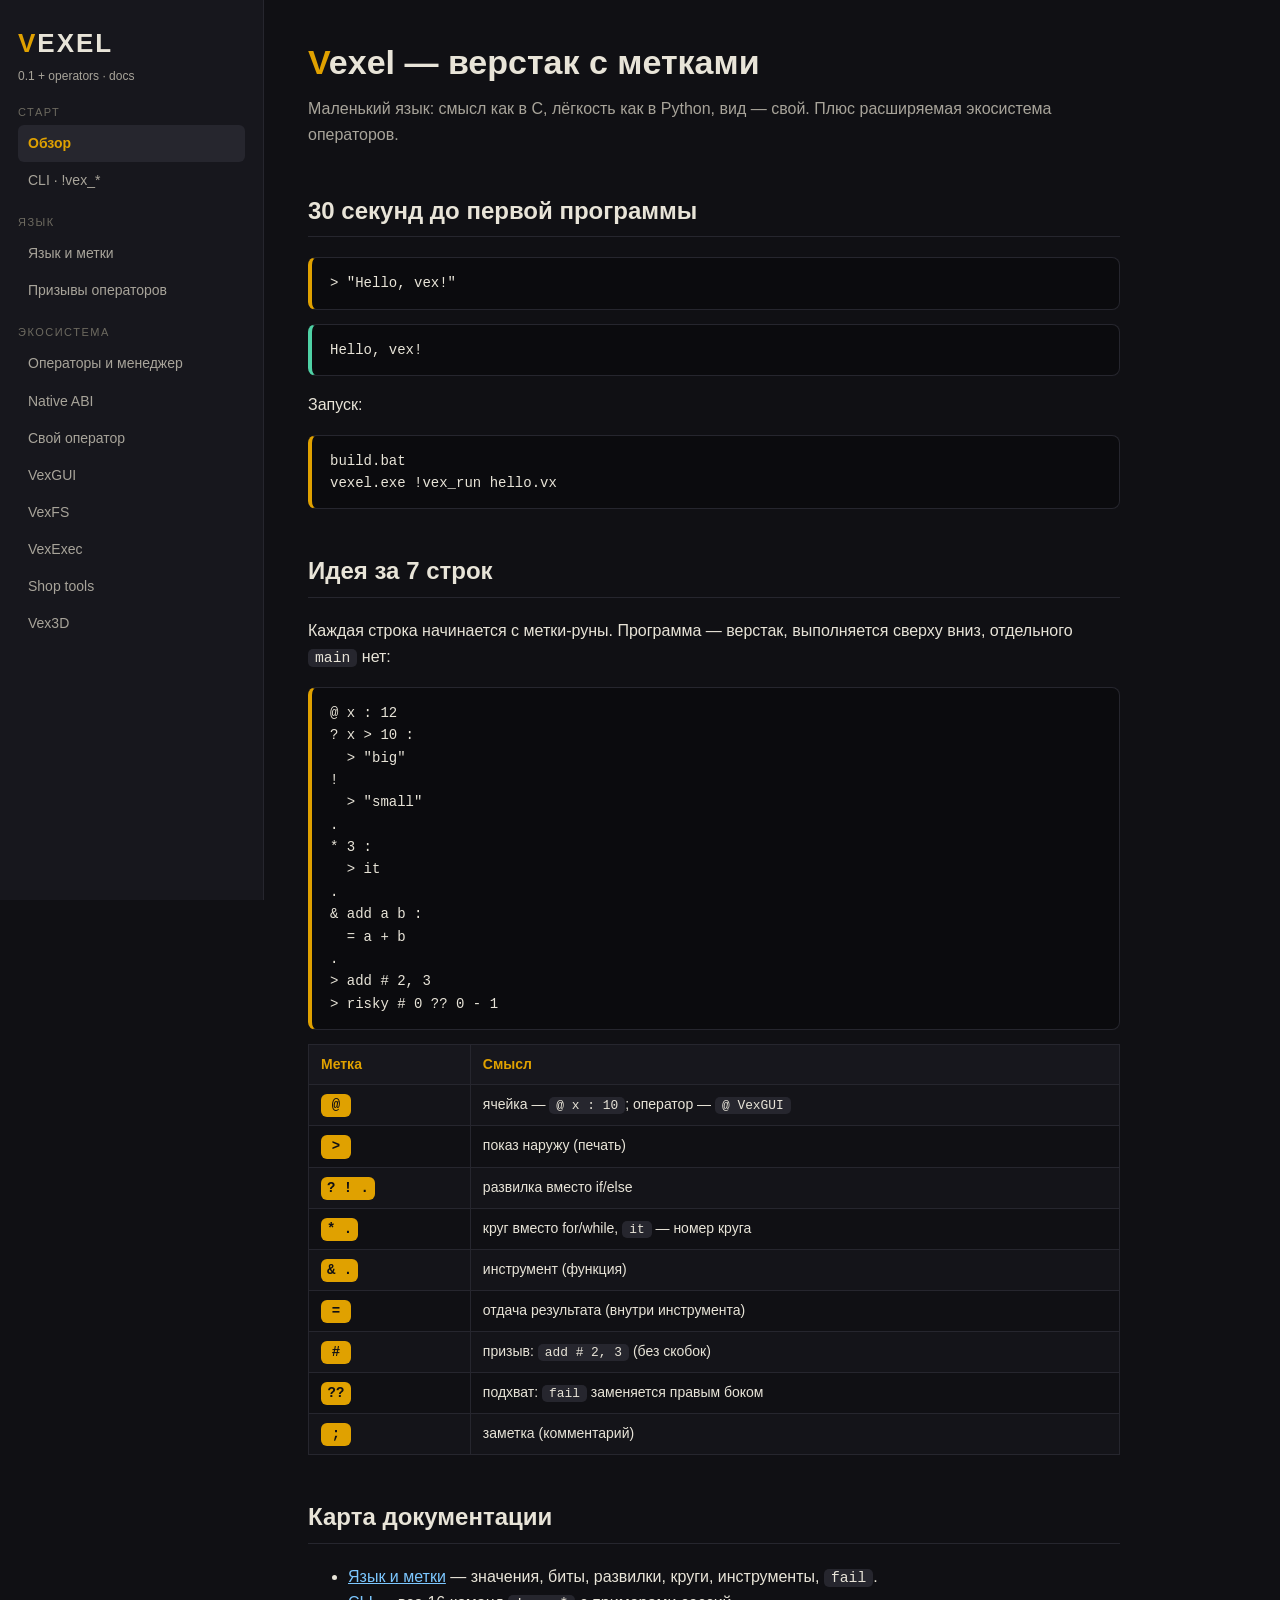
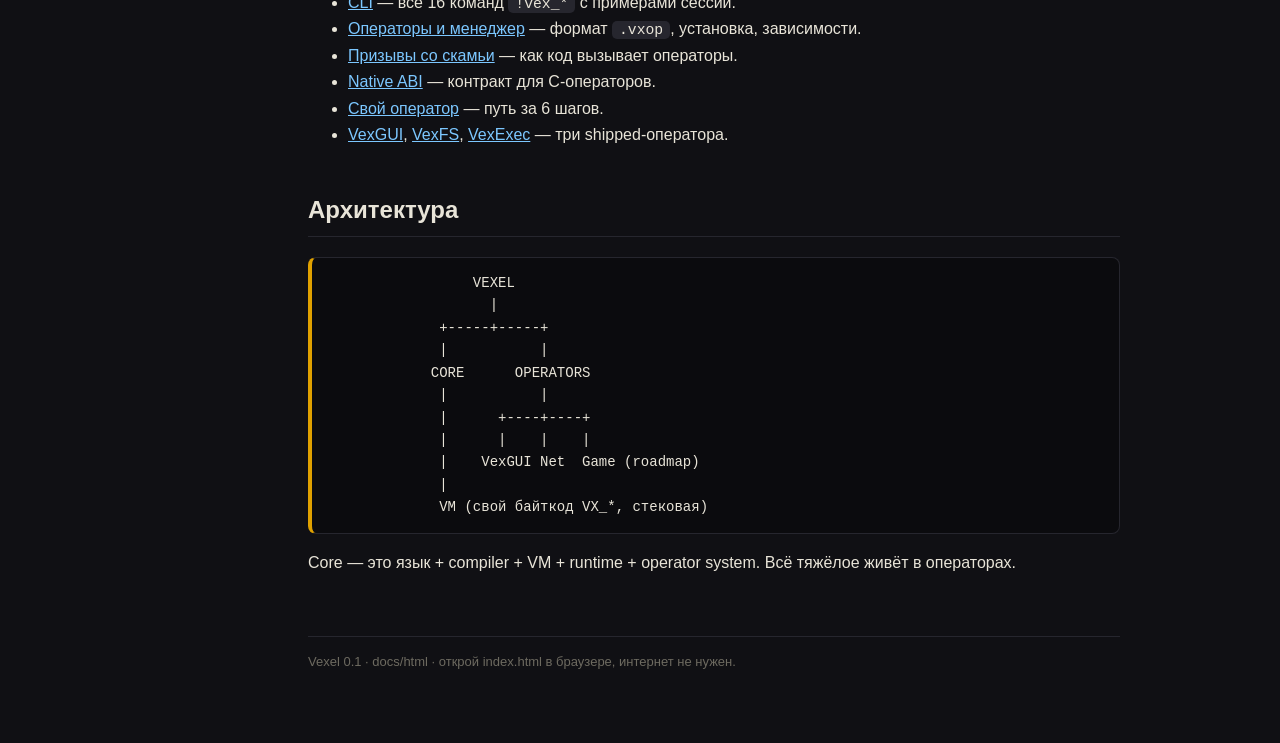
<file: docs/html/index.html>
<!DOCTYPE html>
<html lang="ru">
<head>
<meta charset="utf-8">
<meta name="viewport" content="width=device-width, initial-scale=1">
<title>Vexel — документация</title>
<link rel="stylesheet" href="style.css">
</head>
<body>
<div class="layout">
<nav>
  <div class="logo"><span>V</span>EXEL</div>
  <div class="ver">0.1 + operators · docs</div>
  <div class="grp">Старт</div>
  <a class="here" href="index.html">Обзор</a>
  <a href="cli.html">CLI · !vex_*</a>
  <div class="grp">Язык</div>
  <a href="language.html">Язык и метки</a>
  <a href="operator_api.html">Призывы операторов</a>
  <div class="grp">Экосистема</div>
  <a href="operators.html">Операторы и менеджер</a>
  <a href="abi.html">Native ABI</a>
  <a href="creating-operator.html">Свой оператор</a>
  <a href="vexgui.html">VexGUI</a>
  <a href="vexfs.html">VexFS</a>
  <a href="vexec.html">VexExec</a>
  <a href="tools.html">Shop tools</a>
  <a href="vex3d.html">Vex3D</a>
</nav>
<main>
<h1><span class="m">V</span>exel — верстак с метками</h1>
<p class="sub">Маленький язык: смысл как в C, лёгкость как в Python, вид — свой. Плюс расширяемая экосистема операторов.</p>

<h2>30 секунд до первой программы</h2>
<pre class="vx">> "Hello, vex!"</pre>
<pre class="out"><code>Hello, vex!</code></pre>
<p>Запуск:</p>
<pre><code>build.bat
vexel.exe !vex_run hello.vx</code></pre>

<h2>Идея за 7 строк</h2>
<p>Каждая строка начинается с метки-руны. Программа — верстак, выполняется сверху вниз, отдельного <code>main</code> нет:</p>
<pre class="vx">@ x : 12
? x > 10 :
  > "big"
!
  > "small"
.
* 3 :
  > it
.
& add a b :
  = a + b
.
> add # 2, 3
> risky # 0 ?? 0 - 1</pre>

<table>
<tr><th>Метка</th><th>Смысл</th></tr>
<tr><td><span class="rune">@</span></td><td>ячейка — <code>@ x : 10</code>; оператор — <code>@ VexGUI</code></td></tr>
<tr><td><span class="rune">></span></td><td>показ наружу (печать)</td></tr>
<tr><td><span class="rune">? ! .</span></td><td>развилка вместо if/else</td></tr>
<tr><td><span class="rune">* .</span></td><td>круг вместо for/while, <code>it</code> — номер круга</td></tr>
<tr><td><span class="rune">& .</span></td><td>инструмент (функция)</td></tr>
<tr><td><span class="rune">=</span></td><td>отдача результата (внутри инструмента)</td></tr>
<tr><td><span class="rune">#</span></td><td>призыв: <code>add # 2, 3</code> (без скобок)</td></tr>
<tr><td><span class="rune">??</span></td><td>подхват: <code>fail</code> заменяется правым боком</td></tr>
<tr><td><span class="rune">;</span></td><td>заметка (комментарий)</td></tr>
</table>

<h2>Карта документации</h2>
<ul>
<li><a href="language.html">Язык и метки</a> — значения, биты, развилки, круги, инструменты, <code>fail</code>.</li>
<li><a href="cli.html">CLI</a> — все 16 команд <code>!vex_*</code> с примерами сессий.</li>
<li><a href="operators.html">Операторы и менеджер</a> — формат <code>.vxop</code>, установка, зависимости.</li>
<li><a href="operator_api.html">Призывы со скамьи</a> — как код вызывает операторы.</li>
<li><a href="abi.html">Native ABI</a> — контракт для C-операторов.</li>
<li><a href="creating-operator.html">Свой оператор</a> — путь за 6 шагов.</li>
<li><a href="vexgui.html">VexGUI</a>, <a href="vexfs.html">VexFS</a>, <a href="vexec.html">VexExec</a> — три shipped-оператора.</li>
</ul>

<h2>Архитектура</h2>
<pre><code>                 VEXEL
                   |
             +-----+-----+
             |           |
            CORE      OPERATORS
             |           |
             |      +----+----+
             |      |    |    |
             |    VexGUI Net  Game (roadmap)
             |
             VM (свой байткод VX_*, стековая)</code></pre>
<p>Core — это язык + compiler + VM + runtime + operator system. Всё тяжёлое живёт в операторах.</p>

<footer>Vexel 0.1 · docs/html · открой index.html в браузере, интернет не нужен.</footer>
</main>
</div>
</body>
</html>
</file>
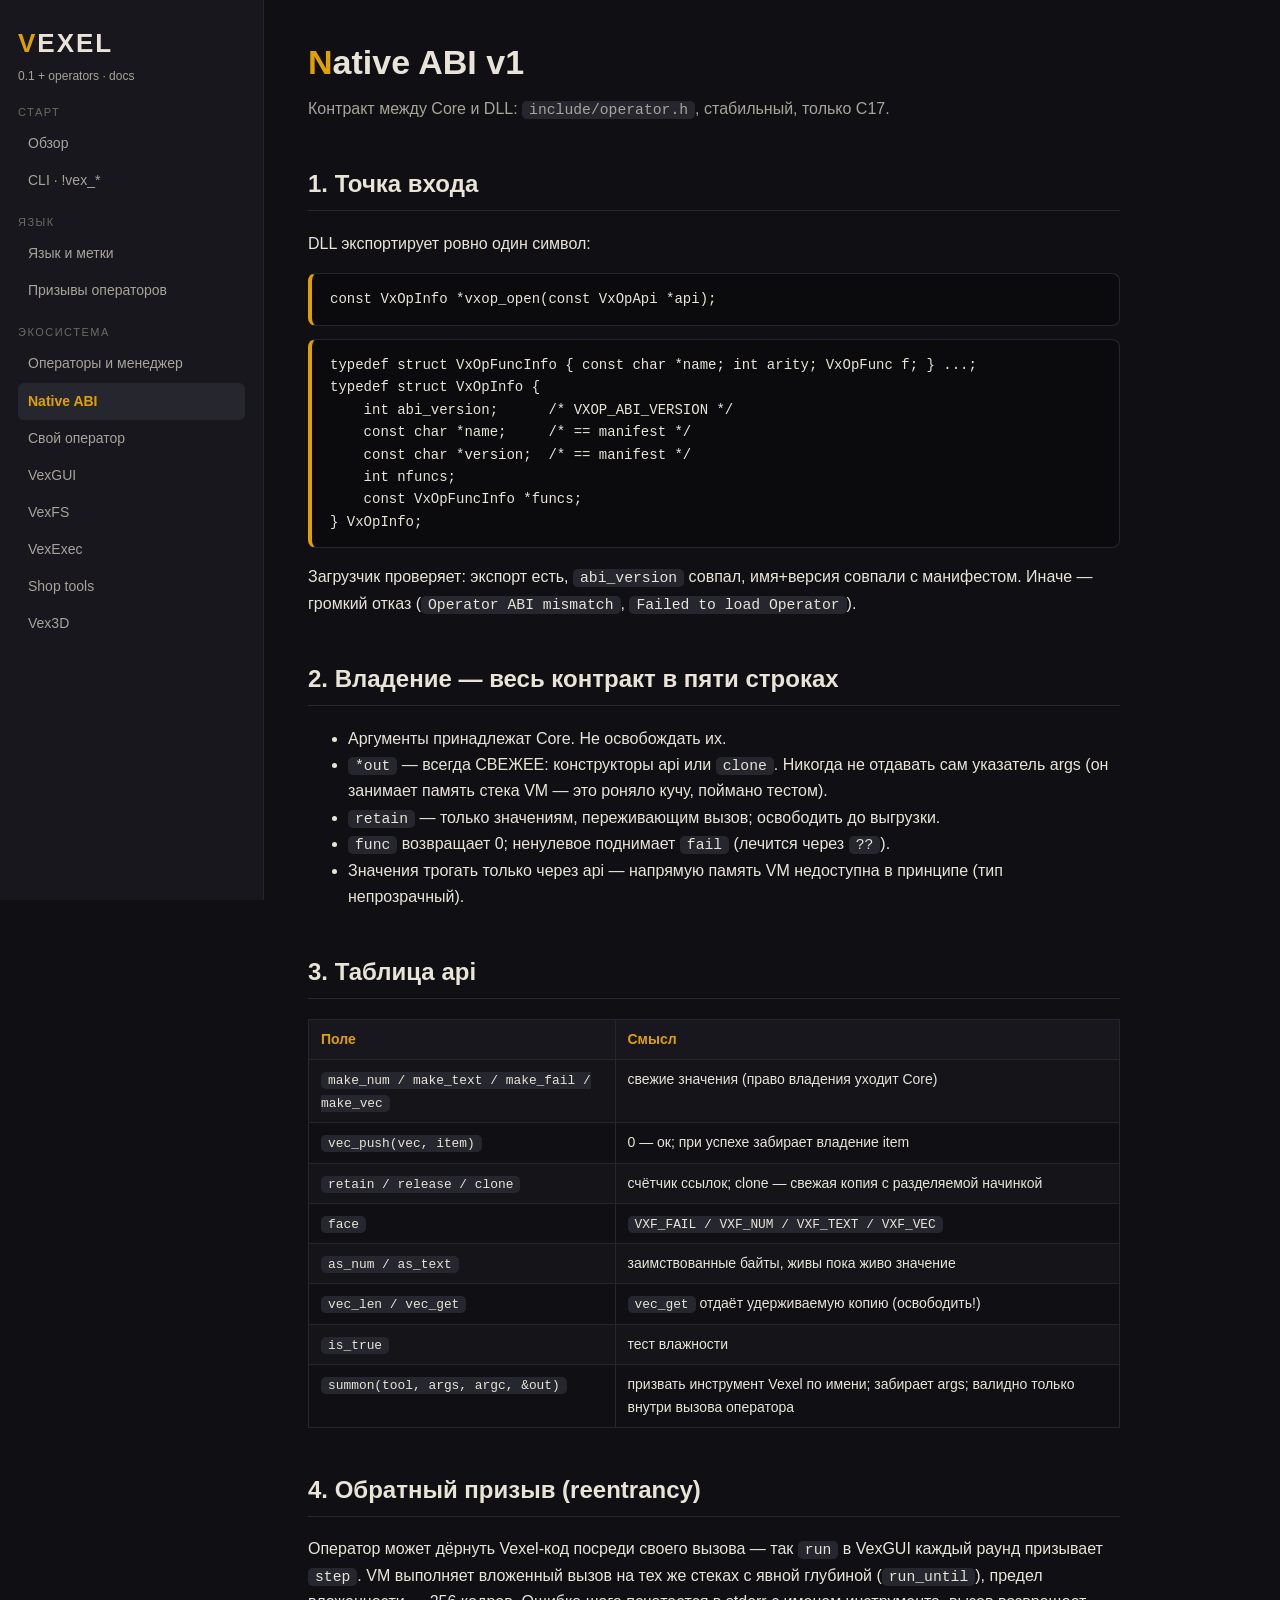
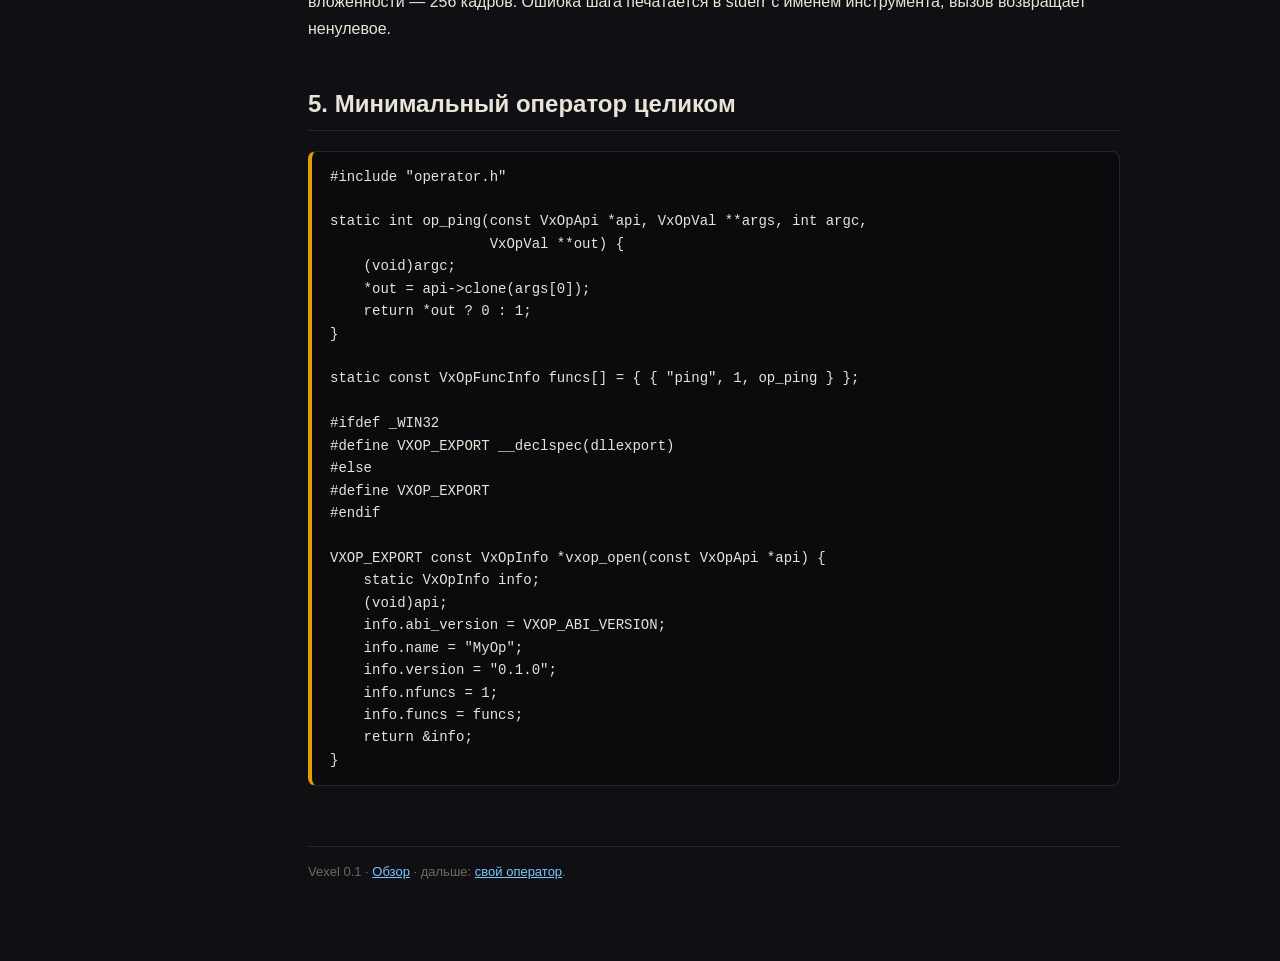
<file: docs/html/abi.html>
<!DOCTYPE html>
<html lang="ru">
<head>
<meta charset="utf-8">
<meta name="viewport" content="width=device-width, initial-scale=1">
<title>Vexel — Native ABI</title>
<link rel="stylesheet" href="style.css">
</head>
<body>
<div class="layout">
<nav>
  <div class="logo"><span>V</span>EXEL</div>
  <div class="ver">0.1 + operators · docs</div>
  <div class="grp">Старт</div>
  <a href="index.html">Обзор</a>
  <a href="cli.html">CLI · !vex_*</a>
  <div class="grp">Язык</div>
  <a href="language.html">Язык и метки</a>
  <a href="operator_api.html">Призывы операторов</a>
  <div class="grp">Экосистема</div>
  <a href="operators.html">Операторы и менеджер</a>
  <a class="here" href="abi.html">Native ABI</a>
  <a href="creating-operator.html">Свой оператор</a>
  <a href="vexgui.html">VexGUI</a>
  <a href="vexfs.html">VexFS</a>
  <a href="vexec.html">VexExec</a>
  <a href="tools.html">Shop tools</a>
  <a href="vex3d.html">Vex3D</a>
</nav>
<main>
<h1><span class="m">N</span>ative ABI v1</h1>
<p class="sub">Контракт между Core и DLL: <code>include/operator.h</code>, стабильный, только C17.</p>

<h2>1. Точка входа</h2>
<p>DLL экспортирует ровно один символ:</p>
<pre><code>const VxOpInfo *vxop_open(const VxOpApi *api);</code></pre>
<pre><code>typedef struct VxOpFuncInfo { const char *name; int arity; VxOpFunc f; } ...;
typedef struct VxOpInfo {
    int abi_version;      /* VXOP_ABI_VERSION */
    const char *name;     /* == manifest */
    const char *version;  /* == manifest */
    int nfuncs;
    const VxOpFuncInfo *funcs;
} VxOpInfo;</code></pre>
<p>Загрузчик проверяет: экспорт есть, <code>abi_version</code> совпал, имя+версия совпали с манифестом. Иначе — громкий отказ (<code>Operator ABI mismatch</code>, <code>Failed to load Operator</code>).</p>

<h2>2. Владение — весь контракт в пяти строках</h2>
<ul>
<li>Аргументы принадлежат Core. Не освобождать их.</li>
<li><code>*out</code> — всегда СВЕЖЕЕ: конструкторы api или <code>clone</code>. Никогда не отдавать сам указатель args (он занимает память стека VM — это роняло кучу, поймано тестом).</li>
<li><code>retain</code> — только значениям, переживающим вызов; освободить до выгрузки.</li>
<li><code>func</code> возвращает 0; ненулевое поднимает <code>fail</code> (лечится через <code>??</code>).</li>
<li>Значения трогать только через api — напрямую память VM недоступна в принципе (тип непрозрачный).</li>
</ul>

<h2>3. Таблица api</h2>
<table>
<tr><th>Поле</th><th>Смысл</th></tr>
<tr><td><code>make_num / make_text / make_fail / make_vec</code></td><td>свежие значения (право владения уходит Core)</td></tr>
<tr><td><code>vec_push(vec, item)</code></td><td>0 — ок; при успехе забирает владение item</td></tr>
<tr><td><code>retain / release / clone</code></td><td>счётчик ссылок; clone — свежая копия с разделяемой начинкой</td></tr>
<tr><td><code>face</code></td><td><code>VXF_FAIL / VXF_NUM / VXF_TEXT / VXF_VEC</code></td></tr>
<tr><td><code>as_num / as_text</code></td><td>заимствованные байты, живы пока живо значение</td></tr>
<tr><td><code>vec_len / vec_get</code></td><td><code>vec_get</code> отдаёт удерживаемую копию (освободить!)</td></tr>
<tr><td><code>is_true</code></td><td>тест влажности</td></tr>
<tr><td><code>summon(tool, args, argc, &amp;out)</code></td><td>призвать инструмент Vexel по имени; забирает args; валидно только внутри вызова оператора</td></tr>
</table>

<h2>4. Обратный призыв (reentrancy)</h2>
<p>Оператор может дёрнуть Vexel-код посреди своего вызова — так <code>run</code> в VexGUI каждый раунд призывает <code>step</code>. VM выполняет вложенный вызов на тех же стеках с явной глубиной (<code>run_until</code>), предел вложенности — 256 кадров. Ошибка шага печатается в stderr с именем инструмента, вызов возвращает ненулевое.</p>

<h2>5. Минимальный оператор целиком</h2>
<pre><code>#include "operator.h"

static int op_ping(const VxOpApi *api, VxOpVal **args, int argc,
                   VxOpVal **out) {
    (void)argc;
    *out = api->clone(args[0]);
    return *out ? 0 : 1;
}

static const VxOpFuncInfo funcs[] = { { "ping", 1, op_ping } };

#ifdef _WIN32
#define VXOP_EXPORT __declspec(dllexport)
#else
#define VXOP_EXPORT
#endif

VXOP_EXPORT const VxOpInfo *vxop_open(const VxOpApi *api) {
    static VxOpInfo info;
    (void)api;
    info.abi_version = VXOP_ABI_VERSION;
    info.name = "MyOp";
    info.version = "0.1.0";
    info.nfuncs = 1;
    info.funcs = funcs;
    return &amp;info;
}</code></pre>

<footer>Vexel 0.1 · <a href="index.html">Обзор</a> · дальше: <a href="creating-operator.html">свой оператор</a>.</footer>
</main>
</div>
</body>
</html>
</file>
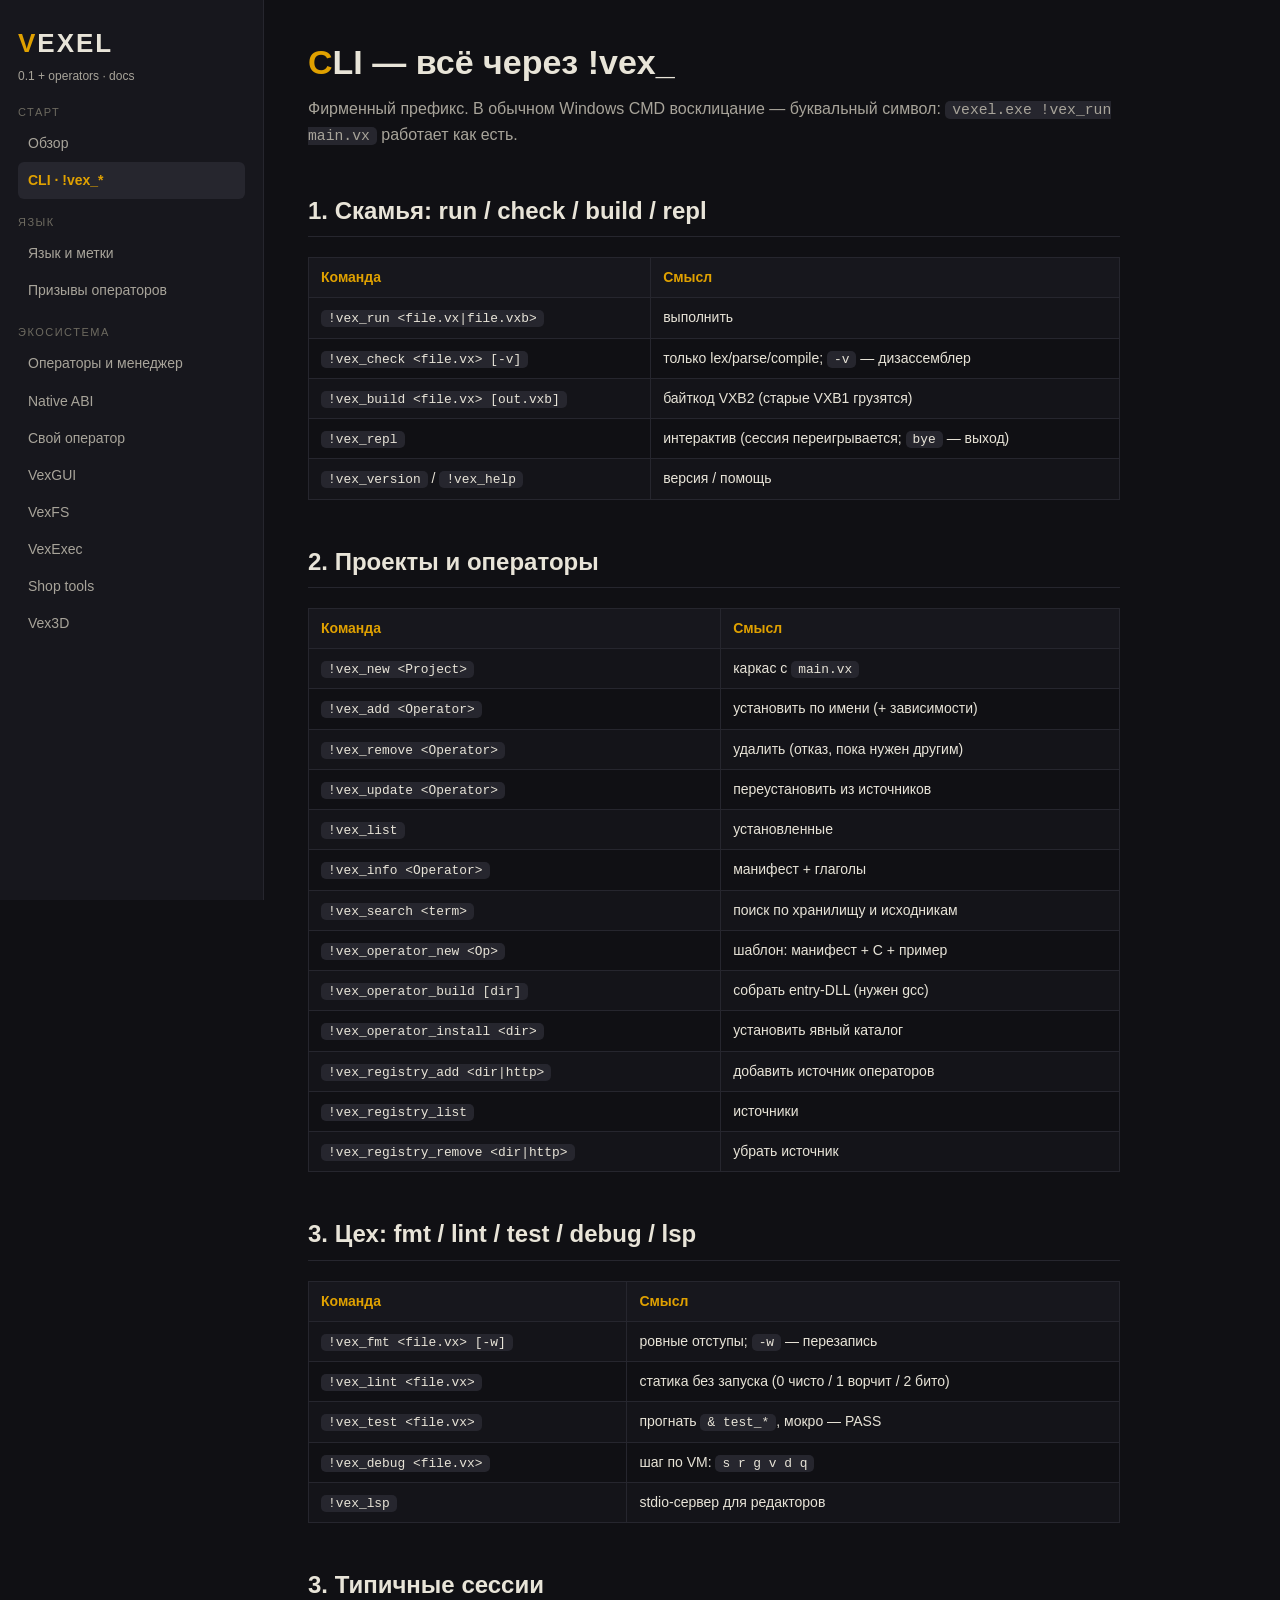
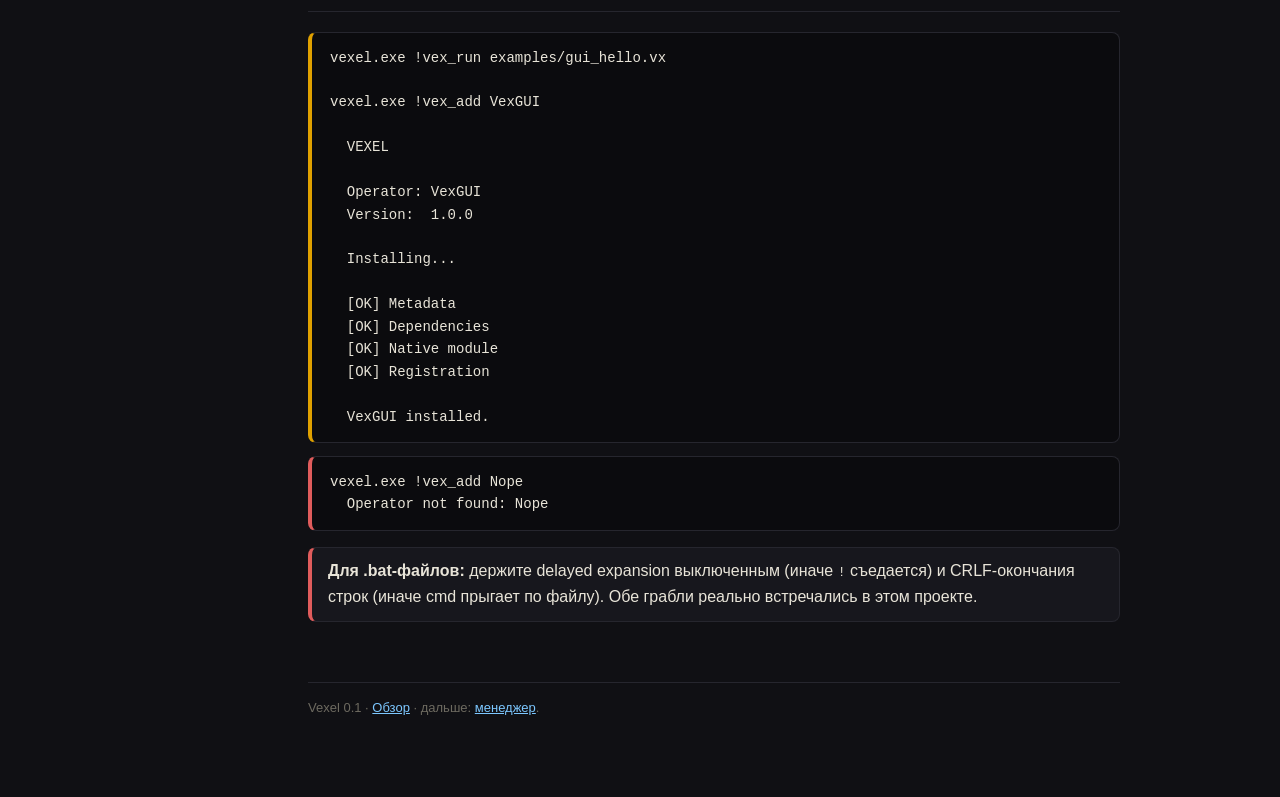
<file: docs/html/cli.html>
<!DOCTYPE html>
<html lang="ru">
<head>
<meta charset="utf-8">
<meta name="viewport" content="width=device-width, initial-scale=1">
<title>Vexel — CLI !vex_*</title>
<link rel="stylesheet" href="style.css">
</head>
<body>
<div class="layout">
<nav>
  <div class="logo"><span>V</span>EXEL</div>
  <div class="ver">0.1 + operators · docs</div>
  <div class="grp">Старт</div>
  <a href="index.html">Обзор</a>
  <a class="here" href="cli.html">CLI · !vex_*</a>
  <div class="grp">Язык</div>
  <a href="language.html">Язык и метки</a>
  <a href="operator_api.html">Призывы операторов</a>
  <div class="grp">Экосистема</div>
  <a href="operators.html">Операторы и менеджер</a>
  <a href="abi.html">Native ABI</a>
  <a href="creating-operator.html">Свой оператор</a>
  <a href="vexgui.html">VexGUI</a>
  <a href="vexfs.html">VexFS</a>
  <a href="vexec.html">VexExec</a>
  <a href="tools.html">Shop tools</a>
  <a href="vex3d.html">Vex3D</a>
</nav>
<main>
<h1><span class="m">C</span>LI — всё через !vex_</h1>
<p class="sub">Фирменный префикс. В обычном Windows CMD восклицание — буквальный символ: <code>vexel.exe !vex_run main.vx</code> работает как есть.</p>

<h2>1. Скамья: run / check / build / repl</h2>
<table>
<tr><th>Команда</th><th>Смысл</th></tr>
<tr><td><code>!vex_run &lt;file.vx|file.vxb&gt;</code></td><td>выполнить</td></tr>
<tr><td><code>!vex_check &lt;file.vx&gt; [-v]</code></td><td>только lex/parse/compile; <code>-v</code> — дизассемблер</td></tr>
<tr><td><code>!vex_build &lt;file.vx&gt; [out.vxb]</code></td><td>байткод VXB2 (старые VXB1 грузятся)</td></tr>
<tr><td><code>!vex_repl</code></td><td>интерактив (сессия переигрывается; <code>bye</code> — выход)</td></tr>
<tr><td><code>!vex_version</code> / <code>!vex_help</code></td><td>версия / помощь</td></tr>
</table>

<h2>2. Проекты и операторы</h2>
<table>
<tr><th>Команда</th><th>Смысл</th></tr>
<tr><td><code>!vex_new &lt;Project&gt;</code></td><td>каркас с <code>main.vx</code></td></tr>
<tr><td><code>!vex_add &lt;Operator&gt;</code></td><td>установить по имени (+ зависимости)</td></tr>
<tr><td><code>!vex_remove &lt;Operator&gt;</code></td><td>удалить (отказ, пока нужен другим)</td></tr>
<tr><td><code>!vex_update &lt;Operator&gt;</code></td><td>переустановить из источников</td></tr>
<tr><td><code>!vex_list</code></td><td>установленные</td></tr>
<tr><td><code>!vex_info &lt;Operator&gt;</code></td><td>манифест + глаголы</td></tr>
<tr><td><code>!vex_search &lt;term&gt;</code></td><td>поиск по хранилищу и исходникам</td></tr>
<tr><td><code>!vex_operator_new &lt;Op&gt;</code></td><td>шаблон: манифест + C + пример</td></tr>
<tr><td><code>!vex_operator_build [dir]</code></td><td>собрать entry-DLL (нужен gcc)</td></tr>
<tr><td><code>!vex_operator_install &lt;dir&gt;</code></td><td>установить явный каталог</td></tr>
<tr><td><code>!vex_registry_add &lt;dir|http&gt;</code></td><td>добавить источник операторов</td></tr>
<tr><td><code>!vex_registry_list</code></td><td>источники</td></tr>
<tr><td><code>!vex_registry_remove &lt;dir|http&gt;</code></td><td>убрать источник</td></tr>
</table>

<h2>3. Цех: fmt / lint / test / debug / lsp</h2>
<table>
<tr><th>Команда</th><th>Смысл</th></tr>
<tr><td><code>!vex_fmt &lt;file.vx&gt; [-w]</code></td><td>ровные отступы; <code>-w</code> — перезапись</td></tr>
<tr><td><code>!vex_lint &lt;file.vx&gt;</code></td><td>статика без запуска (0 чисто / 1 ворчит / 2 бито)</td></tr>
<tr><td><code>!vex_test &lt;file.vx&gt;</code></td><td>прогнать <code>&amp; test_*</code>, мокро — PASS</td></tr>
<tr><td><code>!vex_debug &lt;file.vx&gt;</code></td><td>шаг по VM: <code>s r g v d q</code></td></tr>
<tr><td><code>!vex_lsp</code></td><td>stdio-сервер для редакторов</td></tr>
</table>

<h2>3. Типичные сессии</h2>
<pre><code>vexel.exe !vex_run examples/gui_hello.vx

vexel.exe !vex_add VexGUI

  VEXEL

  Operator: VexGUI
  Version:  1.0.0

  Installing...

  [OK] Metadata
  [OK] Dependencies
  [OK] Native module
  [OK] Registration

  VexGUI installed.</code></pre>
<pre class="err"><code>vexel.exe !vex_add Nope
  Operator not found: Nope</code></pre>

<div class="warn"><b>Для .bat-файлов:</b> держите delayed expansion выключенным (иначе <code>!</code> съедается) и CRLF-окончания строк (иначе cmd прыгает по файлу). Обе грабли реально встречались в этом проекте.</div>

<footer>Vexel 0.1 · <a href="index.html">Обзор</a> · дальше: <a href="operators.html">менеджер</a>.</footer>
</main>
</div>
</body>
</html>
</file>
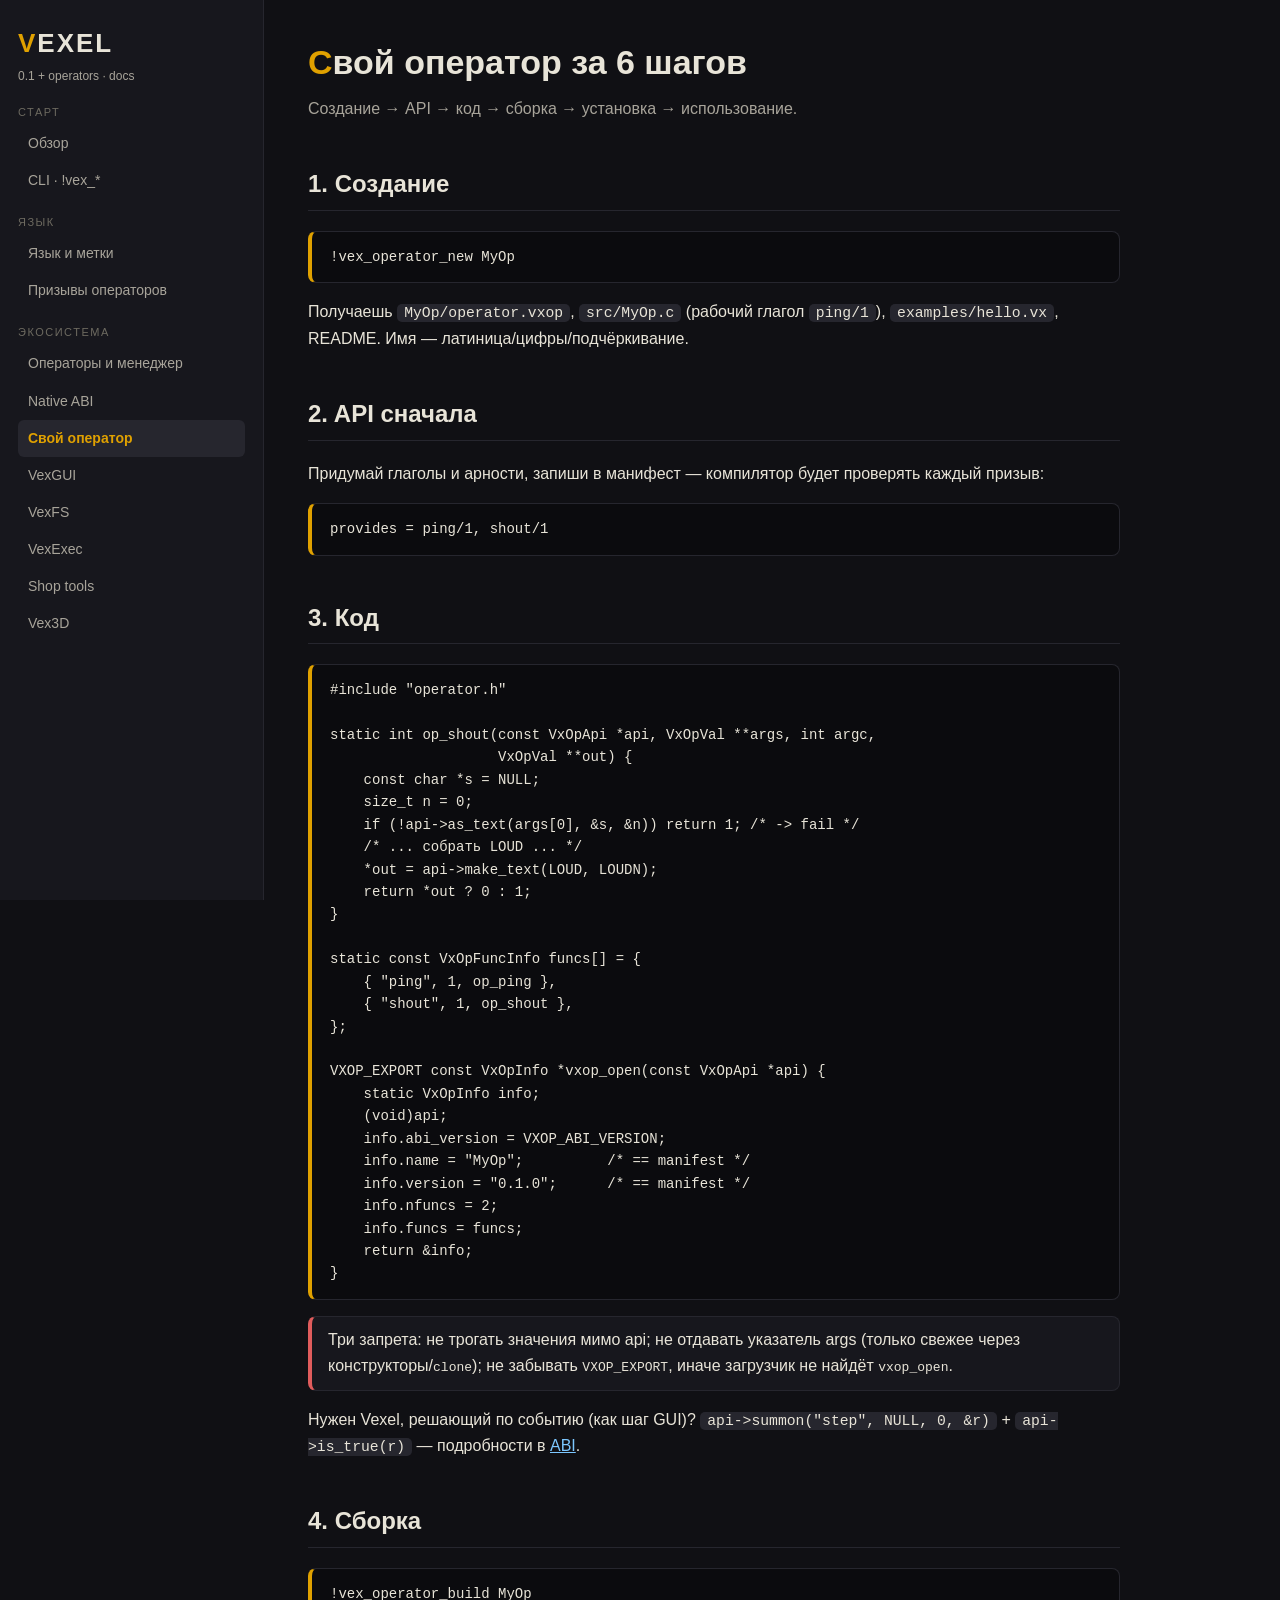
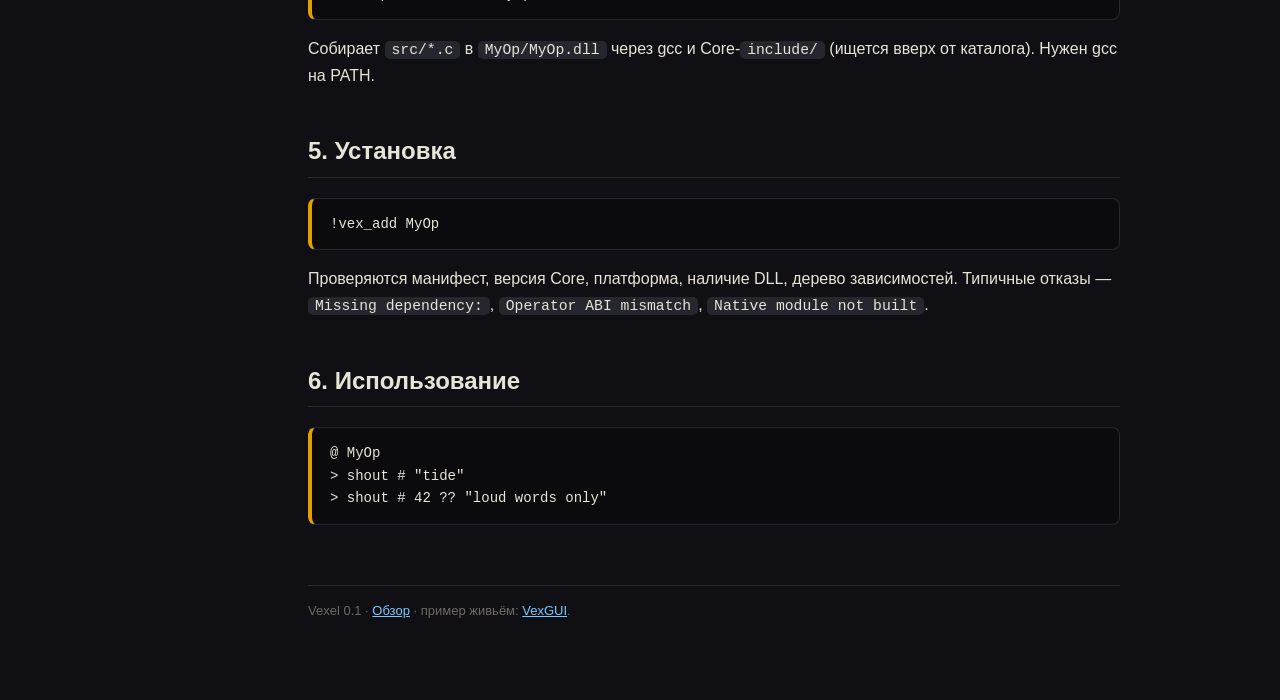
<file: docs/html/creating-operator.html>
<!DOCTYPE html>
<html lang="ru">
<head>
<meta charset="utf-8">
<meta name="viewport" content="width=device-width, initial-scale=1">
<title>Vexel — свой оператор</title>
<link rel="stylesheet" href="style.css">
</head>
<body>
<div class="layout">
<nav>
  <div class="logo"><span>V</span>EXEL</div>
  <div class="ver">0.1 + operators · docs</div>
  <div class="grp">Старт</div>
  <a href="index.html">Обзор</a>
  <a href="cli.html">CLI · !vex_*</a>
  <div class="grp">Язык</div>
  <a href="language.html">Язык и метки</a>
  <a href="operator_api.html">Призывы операторов</a>
  <div class="grp">Экосистема</div>
  <a href="operators.html">Операторы и менеджер</a>
  <a href="abi.html">Native ABI</a>
  <a class="here" href="creating-operator.html">Свой оператор</a>
  <a href="vexgui.html">VexGUI</a>
  <a href="vexfs.html">VexFS</a>
  <a href="vexec.html">VexExec</a>
  <a href="tools.html">Shop tools</a>
  <a href="vex3d.html">Vex3D</a>
</nav>
<main>
<h1><span class="m">С</span>вой оператор за 6 шагов</h1>
<p class="sub">Создание → API → код → сборка → установка → использование.</p>

<h2>1. Создание</h2>
<pre><code>!vex_operator_new MyOp</code></pre>
<p>Получаешь <code>MyOp/operator.vxop</code>, <code>src/MyOp.c</code> (рабочий глагол <code>ping/1</code>), <code>examples/hello.vx</code>, README. Имя — латиница/цифры/подчёркивание.</p>

<h2>2. API сначала</h2>
<p>Придумай глаголы и арности, запиши в манифест — компилятор будет проверять каждый призыв:</p>
<pre><code>provides = ping/1, shout/1</code></pre>

<h2>3. Код</h2>
<pre><code>#include "operator.h"

static int op_shout(const VxOpApi *api, VxOpVal **args, int argc,
                    VxOpVal **out) {
    const char *s = NULL;
    size_t n = 0;
    if (!api->as_text(args[0], &amp;s, &amp;n)) return 1; /* -&gt; fail */
    /* ... собрать LOUD ... */
    *out = api->make_text(LOUD, LOUDN);
    return *out ? 0 : 1;
}

static const VxOpFuncInfo funcs[] = {
    { "ping", 1, op_ping },
    { "shout", 1, op_shout },
};

VXOP_EXPORT const VxOpInfo *vxop_open(const VxOpApi *api) {
    static VxOpInfo info;
    (void)api;
    info.abi_version = VXOP_ABI_VERSION;
    info.name = "MyOp";          /* == manifest */
    info.version = "0.1.0";      /* == manifest */
    info.nfuncs = 2;
    info.funcs = funcs;
    return &amp;info;
}</code></pre>
<div class="warn">Три запрета: не трогать значения мимо api; не отдавать указатель args (только свежее через конструкторы/<code>clone</code>); не забывать <code>VXOP_EXPORT</code>, иначе загрузчик не найдёт <code>vxop_open</code>.</div>
<p>Нужен Vexel, решающий по событию (как шаг GUI)? <code>api->summon("step", NULL, 0, &amp;r)</code> + <code>api->is_true(r)</code> — подробности в <a href="abi.html">ABI</a>.</p>

<h2>4. Сборка</h2>
<pre><code>!vex_operator_build MyOp</code></pre>
<p>Собирает <code>src/*.c</code> в <code>MyOp/MyOp.dll</code> через gcc и Core-<code>include/</code> (ищется вверх от каталога). Нужен gcc на PATH.</p>

<h2>5. Установка</h2>
<pre><code>!vex_add MyOp</code></pre>
<p>Проверяются манифест, версия Core, платформа, наличие DLL, дерево зависимостей. Типичные отказы — <code>Missing dependency:</code>, <code>Operator ABI mismatch</code>, <code>Native module not built</code>.</p>

<h2>6. Использование</h2>
<pre class="vx">@ MyOp
> shout # "tide"
> shout # 42 ?? "loud words only"</pre>

<footer>Vexel 0.1 · <a href="index.html">Обзор</a> · пример живьём: <a href="vexgui.html">VexGUI</a>.</footer>
</main>
</div>
</body>
</html>
</file>
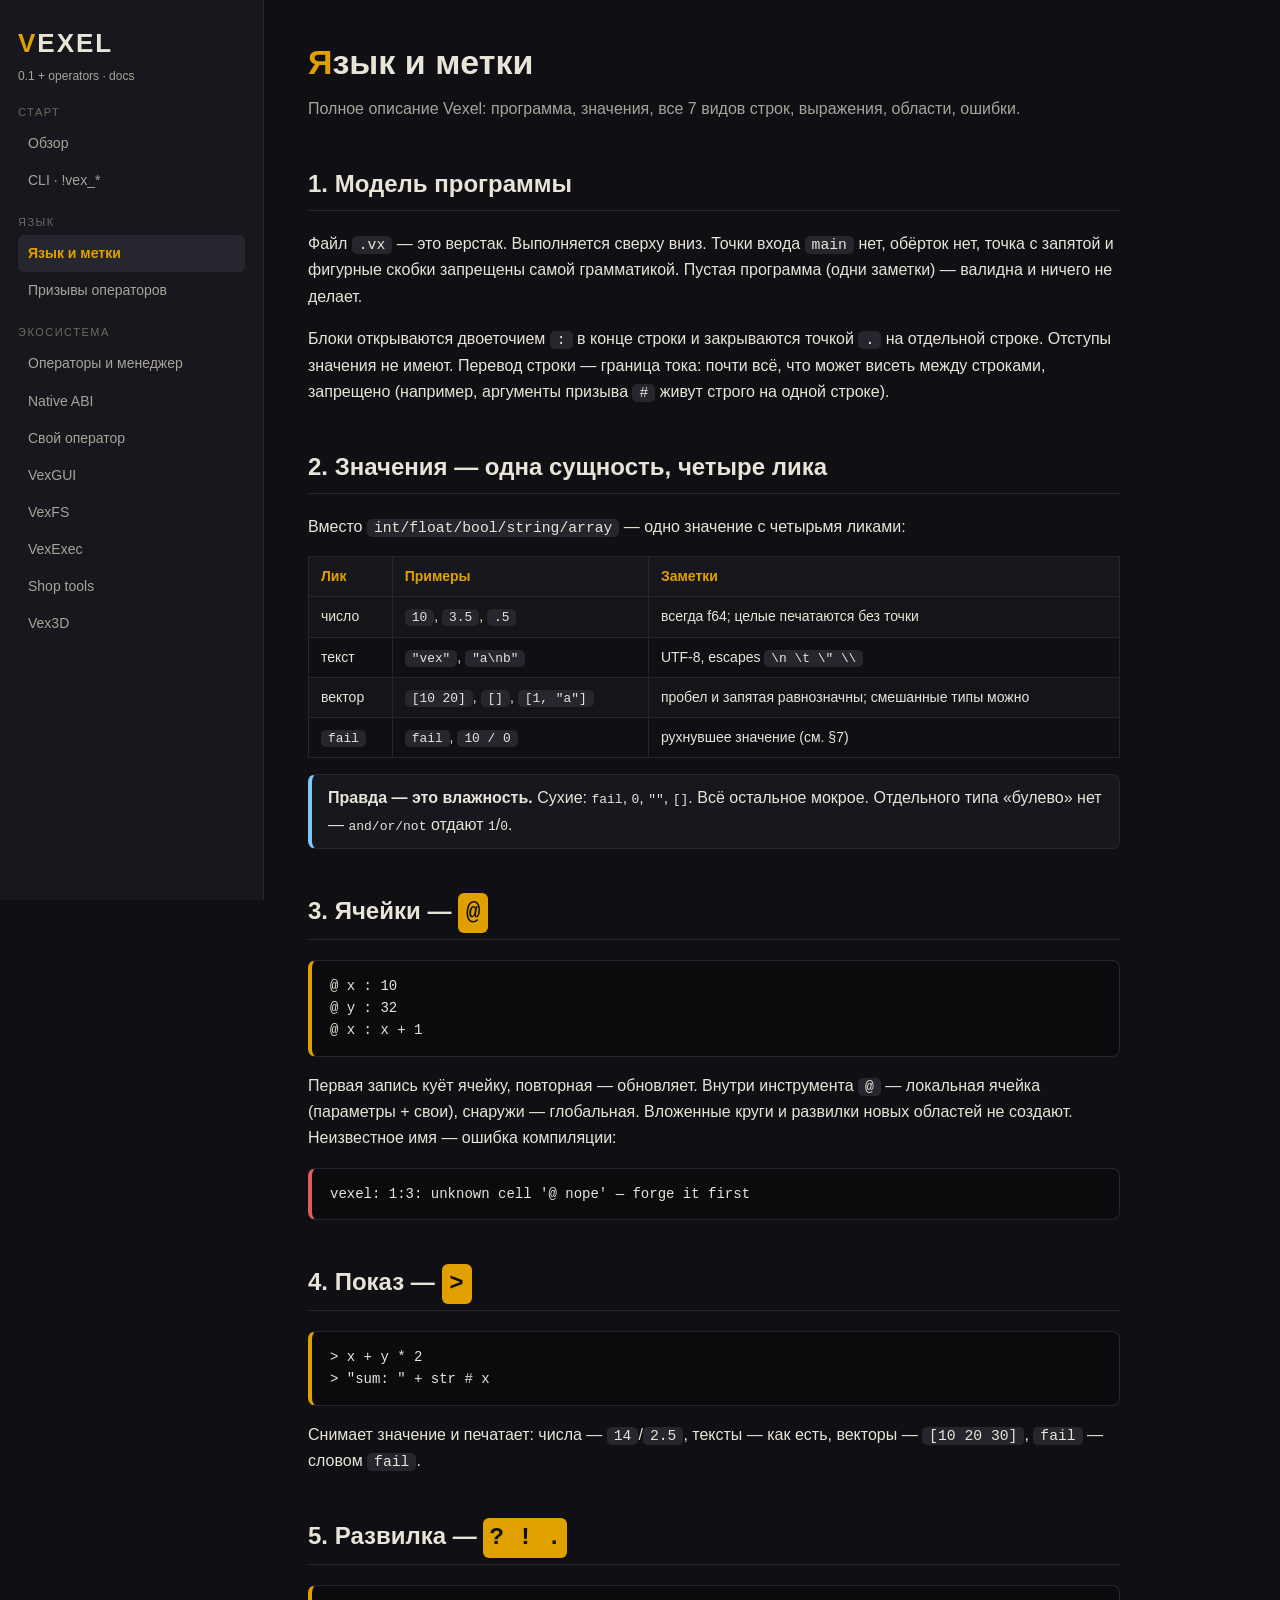
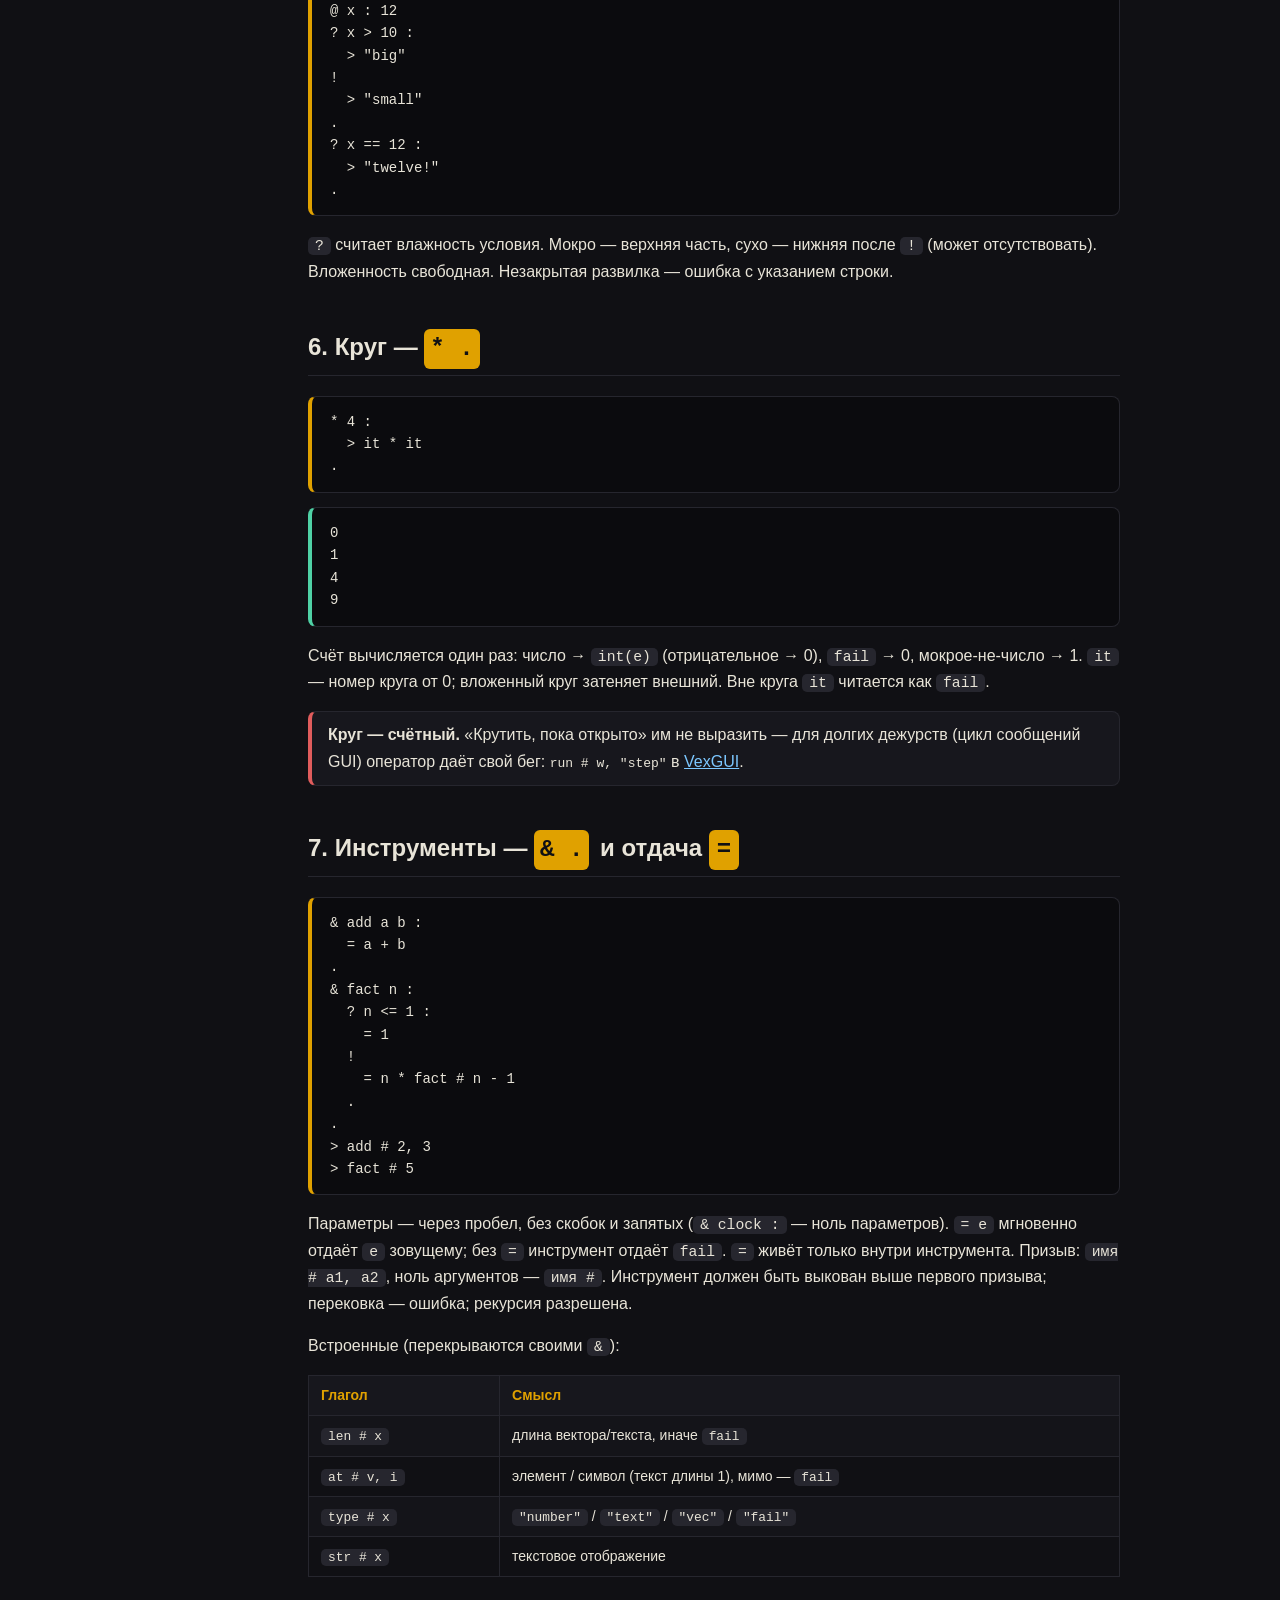
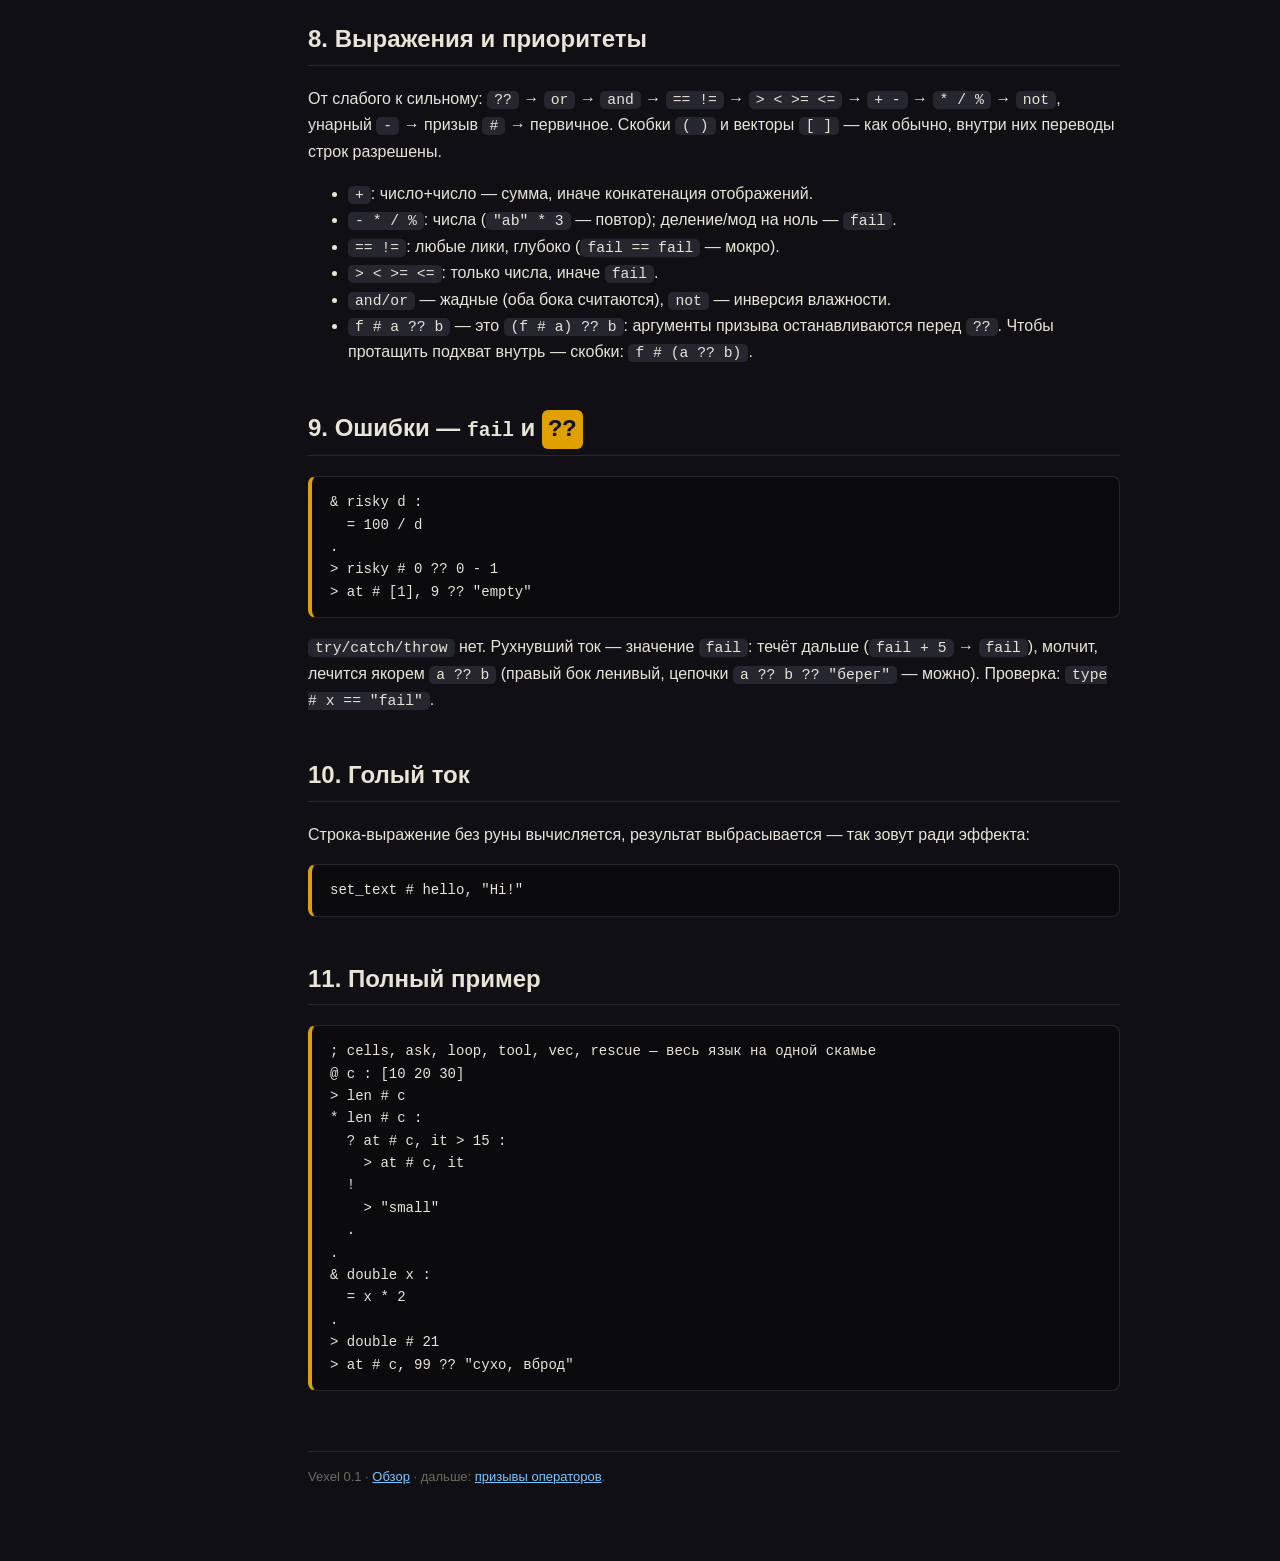
<file: docs/html/language.html>
<!DOCTYPE html>
<html lang="ru">
<head>
<meta charset="utf-8">
<meta name="viewport" content="width=device-width, initial-scale=1">
<title>Vexel — язык и метки</title>
<link rel="stylesheet" href="style.css">
</head>
<body>
<div class="layout">
<nav>
  <div class="logo"><span>V</span>EXEL</div>
  <div class="ver">0.1 + operators · docs</div>
  <div class="grp">Старт</div>
  <a href="index.html">Обзор</a>
  <a href="cli.html">CLI · !vex_*</a>
  <div class="grp">Язык</div>
  <a class="here" href="language.html">Язык и метки</a>
  <a href="operator_api.html">Призывы операторов</a>
  <div class="grp">Экосистема</div>
  <a href="operators.html">Операторы и менеджер</a>
  <a href="abi.html">Native ABI</a>
  <a href="creating-operator.html">Свой оператор</a>
  <a href="vexgui.html">VexGUI</a>
  <a href="vexfs.html">VexFS</a>
  <a href="vexec.html">VexExec</a>
  <a href="tools.html">Shop tools</a>
  <a href="vex3d.html">Vex3D</a>
</nav>
<main>
<h1><span class="m">Я</span>зык и метки</h1>
<p class="sub">Полное описание Vexel: программа, значения, все 7 видов строк, выражения, области, ошибки.</p>

<h2>1. Модель программы</h2>
<p>Файл <code>.vx</code> — это верстак. Выполняется сверху вниз. Точки входа <code>main</code> нет, обёрток нет, точка с запятой и фигурные скобки запрещены самой грамматикой. Пустая программа (одни заметки) — валидна и ничего не делает.</p>
<p>Блоки открываются двоеточием <code>:</code> в конце строки и закрываются точкой <code>.</code> на отдельной строке. Отступы значения не имеют. Перевод строки — граница тока: почти всё, что может висеть между строками, запрещено (например, аргументы призыва <code>#</code> живут строго на одной строке).</p>

<h2>2. Значения — одна сущность, четыре лика</h2>
<p>Вместо <code>int/float/bool/string/array</code> — одно значение с четырьмя ликами:</p>
<table>
<tr><th>Лик</th><th>Примеры</th><th>Заметки</th></tr>
<tr><td>число</td><td><code>10</code>, <code>3.5</code>, <code>.5</code></td><td>всегда f64; целые печатаются без точки</td></tr>
<tr><td>текст</td><td><code>"vex"</code>, <code>"a\nb"</code></td><td>UTF-8, escapes <code>\n \t \" \\</code></td></tr>
<tr><td>вектор</td><td><code>[10 20]</code>, <code>[]</code>, <code>[1, "a"]</code></td><td>пробел и запятая равнозначны; смешанные типы можно</td></tr>
<tr><td><code>fail</code></td><td><code>fail</code>, <code>10 / 0</code></td><td>рухнувшее значение (см. §7)</td></tr>
</table>
<div class="note"><b>Правда — это влажность.</b> Сухие: <code>fail</code>, <code>0</code>, <code>""</code>, <code>[]</code>. Всё остальное мокрое. Отдельного типа «булево» нет — <code>and/or/not</code> отдают <code>1</code>/<code>0</code>.</div>

<h2>3. Ячейки — <span class="rune">@</span></h2>
<pre class="vx">@ x : 10
@ y : 32
@ x : x + 1</pre>
<p>Первая запись куёт ячейку, повторная — обновляет. Внутри инструмента <code>@</code> — локальная ячейка (параметры + свои), снаружи — глобальная. Вложенные круги и развилки новых областей не создают. Неизвестное имя — ошибка компиляции:</p>
<pre class="err"><code>vexel: 1:3: unknown cell '@ nope' — forge it first</code></pre>

<h2>4. Показ — <span class="rune">></span></h2>
<pre class="vx">> x + y * 2
> "sum: " + str # x</pre>
<p>Снимает значение и печатает: числа — <code>14</code>/<code>2.5</code>, тексты — как есть, векторы — <code>[10 20 30]</code>, <code>fail</code> — словом <code>fail</code>.</p>

<h2>5. Развилка — <span class="rune">? ! .</span></h2>
<pre class="vx">@ x : 12
? x > 10 :
  > "big"
!
  > "small"
.
? x == 12 :
  > "twelve!"
.</pre>
<p><code>?</code> считает влажность условия. Мокро — верхняя часть, сухо — нижняя после <code>!</code> (может отсутствовать). Вложенность свободная. Незакрытая развилка — ошибка с указанием строки.</p>

<h2>6. Круг — <span class="rune">* .</span></h2>
<pre class="vx">* 4 :
  > it * it
.</pre>
<pre class="out"><code>0
1
4
9</code></pre>
<p>Счёт вычисляется один раз: число → <code>int(e)</code> (отрицательное → 0), <code>fail</code> → 0, мокрое-не-число → 1. <code>it</code> — номер круга от 0; вложенный круг затеняет внешний. Вне круга <code>it</code> читается как <code>fail</code>.</p>
<div class="warn"><b>Круг — счётный.</b> «Крутить, пока открыто» им не выразить — для долгих дежурств (цикл сообщений GUI) оператор даёт свой бег: <code>run # w, "step"</code> в <a href="vexgui.html">VexGUI</a>.</div>

<h2>7. Инструменты — <span class="rune">& .</span> и отдача <span class="rune">=</span></h2>
<pre class="vx">& add a b :
  = a + b
.
& fact n :
  ? n <= 1 :
    = 1
  !
    = n * fact # n - 1
  .
.
> add # 2, 3
> fact # 5</pre>
<p>Параметры — через пробел, без скобок и запятых (<code>& clock :</code> — ноль параметров). <code>= e</code> мгновенно отдаёт <code>e</code> зовущему; без <code>=</code> инструмент отдаёт <code>fail</code>. <code>=</code> живёт только внутри инструмента. Призыв: <code>имя # a1, a2</code>, ноль аргументов — <code>имя #</code>. Инструмент должен быть выкован выше первого призыва; перековка — ошибка; рекурсия разрешена.</p>
<p>Встроенные (перекрываются своими <code>&</code>):</p>
<table>
<tr><th>Глагол</th><th>Смысл</th></tr>
<tr><td><code>len # x</code></td><td>длина вектора/текста, иначе <code>fail</code></td></tr>
<tr><td><code>at # v, i</code></td><td>элемент / символ (текст длины 1), мимо — <code>fail</code></td></tr>
<tr><td><code>type # x</code></td><td><code>"number"</code> / <code>"text"</code> / <code>"vec"</code> / <code>"fail"</code></td></tr>
<tr><td><code>str # x</code></td><td>текстовое отображение</td></tr>
</table>

<h2>8. Выражения и приоритеты</h2>
<p>От слабого к сильному: <code>??</code> → <code>or</code> → <code>and</code> → <code>== !=</code> → <code>&gt; &lt; &gt;= &lt;=</code> → <code>+ -</code> → <code>* / %</code> → <code>not</code>, унарный <code>-</code> → призыв <code>#</code> → первичное. Скобки <code>( )</code> и векторы <code>[ ]</code> — как обычно, внутри них переводы строк разрешены.</p>
<ul>
<li><code>+</code>: число+число — сумма, иначе конкатенация отображений.</li>
<li><code>- * / %</code>: числа (<code>"ab" * 3</code> — повтор); деление/мод на ноль — <code>fail</code>.</li>
<li><code>== !=</code>: любые лики, глубоко (<code>fail == fail</code> — мокро).</li>
<li><code>&gt; &lt; &gt;= &lt;=</code>: только числа, иначе <code>fail</code>.</li>
<li><code>and/or</code> — жадные (оба бока считаются), <code>not</code> — инверсия влажности.</li>
<li><code>f # a ?? b</code> — это <code>(f # a) ?? b</code>: аргументы призыва останавливаются перед <code>??</code>. Чтобы протащить подхват внутрь — скобки: <code>f # (a ?? b)</code>.</li>
</ul>

<h2>9. Ошибки — <code>fail</code> и <span class="rune">??</span></h2>
<pre class="vx">& risky d :
  = 100 / d
.
> risky # 0 ?? 0 - 1
> at # [1], 9 ?? "empty"</pre>
<p><code>try/catch/throw</code> нет. Рухнувший ток — значение <code>fail</code>: течёт дальше (<code>fail + 5</code> → <code>fail</code>), молчит, лечится якорем <code>a ?? b</code> (правый бок ленивый, цепочки <code>a ?? b ?? "берег"</code> — можно). Проверка: <code>type # x == "fail"</code>.</p>

<h2>10. Голый ток</h2>
<p>Строка-выражение без руны вычисляется, результат выбрасывается — так зовут ради эффекта:</p>
<pre class="vx">set_text # hello, "Hi!"</pre>

<h2>11. Полный пример</h2>
<pre class="vx">; cells, ask, loop, tool, vec, rescue — весь язык на одной скамье
@ c : [10 20 30]
> len # c
* len # c :
  ? at # c, it > 15 :
    > at # c, it
  !
    > "small"
  .
.
& double x :
  = x * 2
.
> double # 21
> at # c, 99 ?? "сухо, вброд"</pre>

<footer>Vexel 0.1 · <a href="index.html">Обзор</a> · дальше: <a href="operator_api.html">призывы операторов</a>.</footer>
</main>
</div>
</body>
</html>
</file>
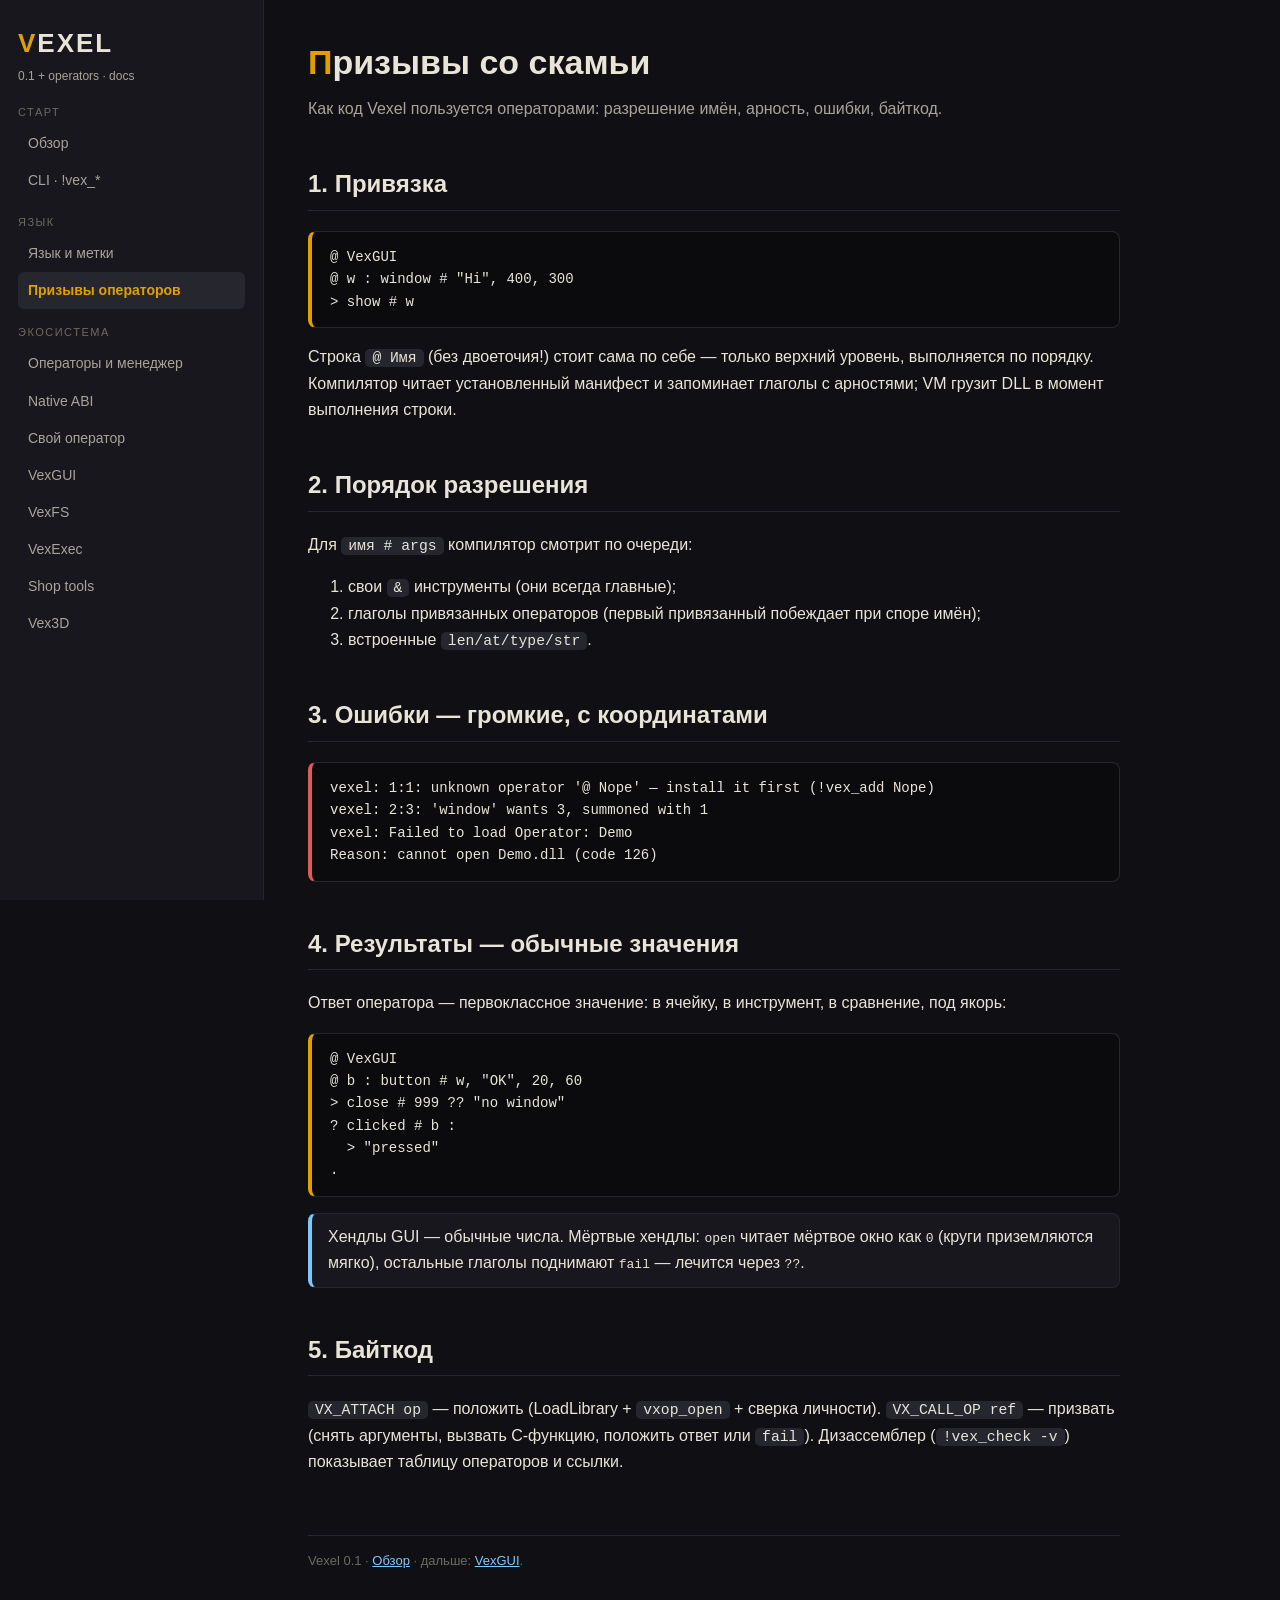
<file: docs/html/operator_api.html>
<!DOCTYPE html>
<html lang="ru">
<head>
<meta charset="utf-8">
<meta name="viewport" content="width=device-width, initial-scale=1">
<title>Vexel — призывы операторов</title>
<link rel="stylesheet" href="style.css">
</head>
<body>
<div class="layout">
<nav>
  <div class="logo"><span>V</span>EXEL</div>
  <div class="ver">0.1 + operators · docs</div>
  <div class="grp">Старт</div>
  <a href="index.html">Обзор</a>
  <a href="cli.html">CLI · !vex_*</a>
  <div class="grp">Язык</div>
  <a href="language.html">Язык и метки</a>
  <a class="here" href="operator_api.html">Призывы операторов</a>
  <div class="grp">Экосистема</div>
  <a href="operators.html">Операторы и менеджер</a>
  <a href="abi.html">Native ABI</a>
  <a href="creating-operator.html">Свой оператор</a>
  <a href="vexgui.html">VexGUI</a>
  <a href="vexfs.html">VexFS</a>
  <a href="vexec.html">VexExec</a>
  <a href="tools.html">Shop tools</a>
  <a href="vex3d.html">Vex3D</a>
</nav>
<main>
<h1><span class="m">П</span>ризывы со скамьи</h1>
<p class="sub">Как код Vexel пользуется операторами: разрешение имён, арность, ошибки, байткод.</p>

<h2>1. Привязка</h2>
<pre class="vx">@ VexGUI
@ w : window # "Hi", 400, 300
> show # w</pre>
<p>Строка <code>@ Имя</code> (без двоеточия!) стоит сама по себе — только верхний уровень, выполняется по порядку. Компилятор читает установленный манифест и запоминает глаголы с арностями; VM грузит DLL в момент выполнения строки.</p>

<h2>2. Порядок разрешения</h2>
<p>Для <code>имя # args</code> компилятор смотрит по очереди:</p>
<ol>
<li>свои <code>&</code> инструменты (они всегда главные);</li>
<li>глаголы привязанных операторов (первый привязанный побеждает при споре имён);</li>
<li>встроенные <code>len/at/type/str</code>.</li>
</ol>

<h2>3. Ошибки — громкие, с координатами</h2>
<pre class="err"><code>vexel: 1:1: unknown operator '@ Nope' — install it first (!vex_add Nope)
vexel: 2:3: 'window' wants 3, summoned with 1
vexel: Failed to load Operator: Demo
Reason: cannot open Demo.dll (code 126)</code></pre>

<h2>4. Результаты — обычные значения</h2>
<p>Ответ оператора — первоклассное значение: в ячейку, в инструмент, в сравнение, под якорь:</p>
<pre class="vx">@ VexGUI
@ b : button # w, "OK", 20, 60
> close # 999 ?? "no window"
? clicked # b :
  > "pressed"
.</pre>
<div class="note">Хендлы GUI — обычные числа. Мёртвые хендлы: <code>open</code> читает мёртвое окно как <code>0</code> (круги приземляются мягко), остальные глаголы поднимают <code>fail</code> — лечится через <code>??</code>.</div>

<h2>5. Байткод</h2>
<p><code>VX_ATTACH op</code> — положить (LoadLibrary + <code>vxop_open</code> + сверка личности). <code>VX_CALL_OP ref</code> — призвать (снять аргументы, вызвать C-функцию, положить ответ или <code>fail</code>). Дизассемблер (<code>!vex_check -v</code>) показывает таблицу операторов и ссылки.</p>

<footer>Vexel 0.1 · <a href="index.html">Обзор</a> · дальше: <a href="vexgui.html">VexGUI</a>.</footer>
</main>
</div>
</body>
</html>
</file>
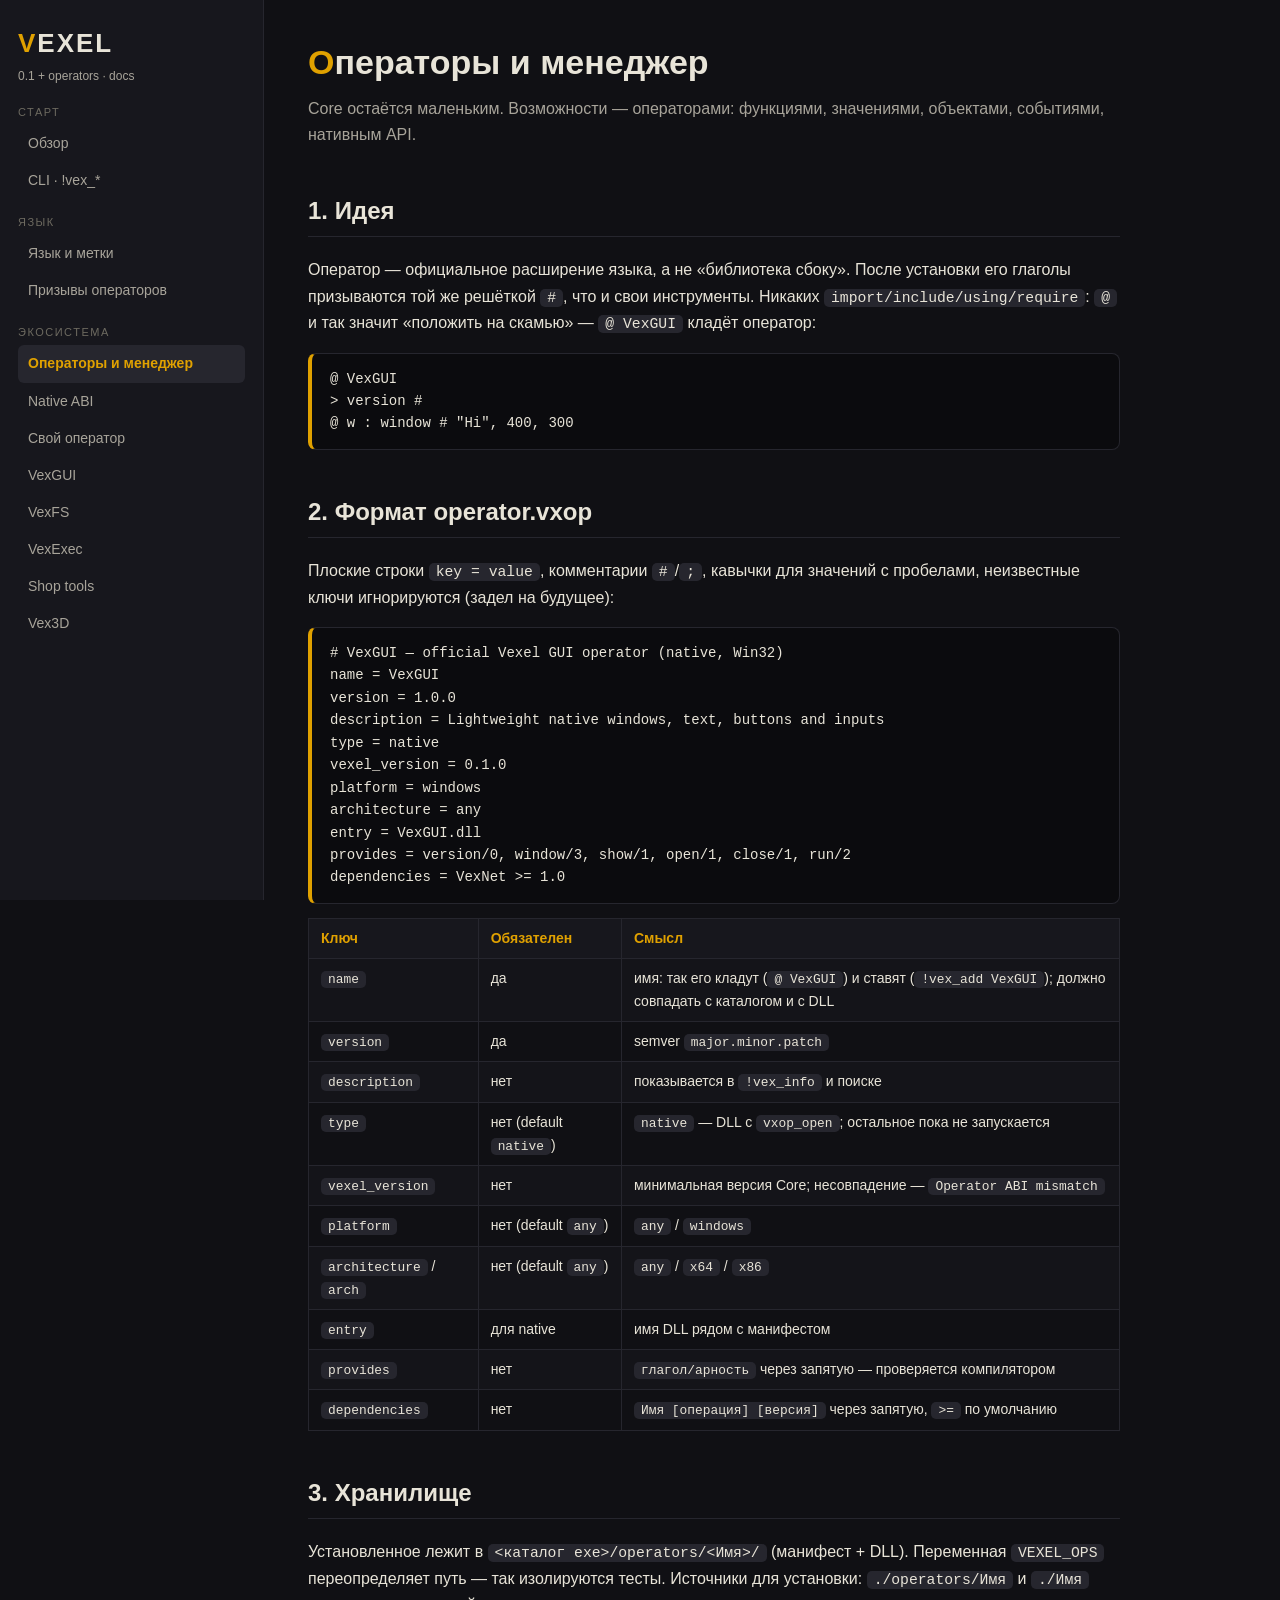
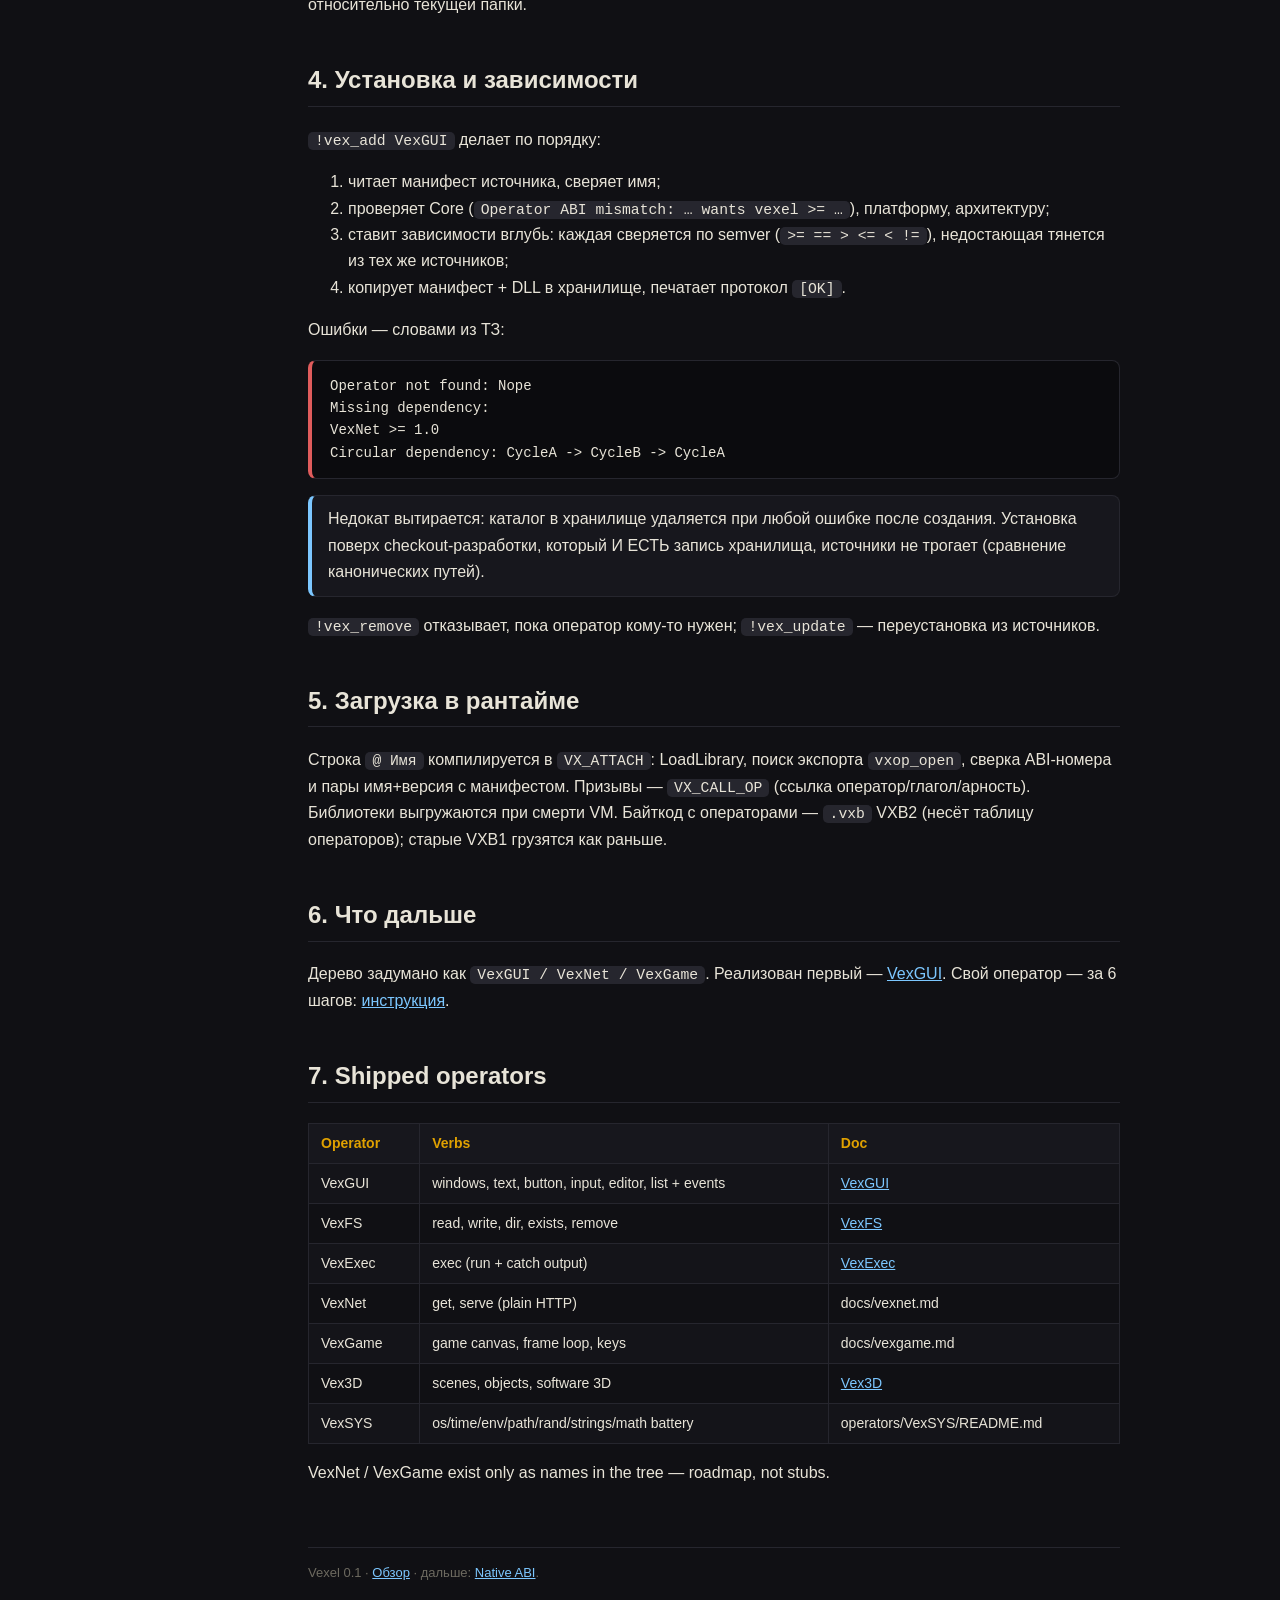
<file: docs/html/operators.html>
<!DOCTYPE html>
<html lang="ru">
<head>
<meta charset="utf-8">
<meta name="viewport" content="width=device-width, initial-scale=1">
<title>Vexel — операторы и менеджер</title>
<link rel="stylesheet" href="style.css">
</head>
<body>
<div class="layout">
<nav>
  <div class="logo"><span>V</span>EXEL</div>
  <div class="ver">0.1 + operators · docs</div>
  <div class="grp">Старт</div>
  <a href="index.html">Обзор</a>
  <a href="cli.html">CLI · !vex_*</a>
  <div class="grp">Язык</div>
  <a href="language.html">Язык и метки</a>
  <a href="operator_api.html">Призывы операторов</a>
  <div class="grp">Экосистема</div>
  <a class="here" href="operators.html">Операторы и менеджер</a>
  <a href="abi.html">Native ABI</a>
  <a href="creating-operator.html">Свой оператор</a>
  <a href="vexgui.html">VexGUI</a>
  <a href="vexfs.html">VexFS</a>
  <a href="vexec.html">VexExec</a>
  <a href="tools.html">Shop tools</a>
  <a href="vex3d.html">Vex3D</a>
</nav>
<main>
<h1><span class="m">О</span>ператоры и менеджер</h1>
<p class="sub">Core остаётся маленьким. Возможности — операторами: функциями, значениями, объектами, событиями, нативным API.</p>

<h2>1. Идея</h2>
<p>Оператор — официальное расширение языка, а не «библиотека сбоку». После установки его глаголы призываются той же решёткой <code>#</code>, что и свои инструменты. Никаких <code>import/include/using/require</code>: <code>@</code> и так значит «положить на скамью» — <code>@ VexGUI</code> кладёт оператор:</p>
<pre class="vx">@ VexGUI
> version #
@ w : window # "Hi", 400, 300</pre>

<h2>2. Формат operator.vxop</h2>
<p>Плоские строки <code>key = value</code>, комментарии <code>#</code>/<code>;</code>, кавычки для значений с пробелами, неизвестные ключи игнорируются (задел на будущее):</p>
<pre><code># VexGUI — official Vexel GUI operator (native, Win32)
name = VexGUI
version = 1.0.0
description = Lightweight native windows, text, buttons and inputs
type = native
vexel_version = 0.1.0
platform = windows
architecture = any
entry = VexGUI.dll
provides = version/0, window/3, show/1, open/1, close/1, run/2
dependencies = VexNet >= 1.0</code></pre>
<table>
<tr><th>Ключ</th><th>Обязателен</th><th>Смысл</th></tr>
<tr><td><code>name</code></td><td>да</td><td>имя: так его кладут (<code>@ VexGUI</code>) и ставят (<code>!vex_add VexGUI</code>); должно совпадать с каталогом и с DLL</td></tr>
<tr><td><code>version</code></td><td>да</td><td>semver <code>major.minor.patch</code></td></tr>
<tr><td><code>description</code></td><td>нет</td><td>показывается в <code>!vex_info</code> и поиске</td></tr>
<tr><td><code>type</code></td><td>нет (default <code>native</code>)</td><td><code>native</code> — DLL с <code>vxop_open</code>; остальное пока не запускается</td></tr>
<tr><td><code>vexel_version</code></td><td>нет</td><td>минимальная версия Core; несовпадение — <code>Operator ABI mismatch</code></td></tr>
<tr><td><code>platform</code></td><td>нет (default <code>any</code>)</td><td><code>any</code> / <code>windows</code></td></tr>
<tr><td><code>architecture</code> / <code>arch</code></td><td>нет (default <code>any</code>)</td><td><code>any</code> / <code>x64</code> / <code>x86</code></td></tr>
<tr><td><code>entry</code></td><td>для native</td><td>имя DLL рядом с манифестом</td></tr>
<tr><td><code>provides</code></td><td>нет</td><td><code>глагол/арность</code> через запятую — проверяется компилятором</td></tr>
<tr><td><code>dependencies</code></td><td>нет</td><td><code>Имя [операция] [версия]</code> через запятую, <code>>=</code> по умолчанию</td></tr>
</table>

<h2>3. Хранилище</h2>
<p>Установленное лежит в <code>&lt;каталог exe&gt;/operators/&lt;Имя&gt;/</code> (манифест + DLL). Переменная <code>VEXEL_OPS</code> переопределяет путь — так изолируются тесты. Источники для установки: <code>./operators/Имя</code> и <code>./Имя</code> относительно текущей папки.</p>

<h2>4. Установка и зависимости</h2>
<p><code>!vex_add VexGUI</code> делает по порядку:</p>
<ol>
<li>читает манифест источника, сверяет имя;</li>
<li>проверяет Core (<code>Operator ABI mismatch: … wants vexel >= …</code>), платформу, архитектуру;</li>
<li>ставит зависимости вглубь: каждая сверяется по semver (<code>>= == > &lt;= &lt; !=</code>), недостающая тянется из тех же источников;</li>
<li>копирует манифест + DLL в хранилище, печатает протокол <code>[OK]</code>.</li>
</ol>
<p>Ошибки — словами из ТЗ:</p>
<pre class="err"><code>Operator not found: Nope
Missing dependency:
VexNet >= 1.0
Circular dependency: CycleA -> CycleB -> CycleA</code></pre>
<div class="note">Недокат вытирается: каталог в хранилище удаляется при любой ошибке после создания. Установка поверх checkout-разработки, который И ЕСТЬ запись хранилища, источники не трогает (сравнение канонических путей).</div>
<p><code>!vex_remove</code> отказывает, пока оператор кому-то нужен; <code>!vex_update</code> — переустановка из источников.</p>

<h2>5. Загрузка в рантайме</h2>
<p>Строка <code>@ Имя</code> компилируется в <code>VX_ATTACH</code>: LoadLibrary, поиск экспорта <code>vxop_open</code>, сверка ABI-номера и пары имя+версия с манифестом. Призывы — <code>VX_CALL_OP</code> (ссылка оператор/глагол/арность). Библиотеки выгружаются при смерти VM. Байткод с операторами — <code>.vxb</code> VXB2 (несёт таблицу операторов); старые VXB1 грузятся как раньше.</p>

<h2>6. Что дальше</h2>
<p>Дерево задумано как <code>VexGUI / VexNet / VexGame</code>. Реализован первый — <a href="vexgui.html">VexGUI</a>. Свой оператор — за 6 шагов: <a href="creating-operator.html">инструкция</a>.</p>


<h2>7. Shipped operators</h2>
<table>
<tr><th>Operator</th><th>Verbs</th><th>Doc</th></tr>
<tr><td>VexGUI</td><td>windows, text, button, input, editor, list + events</td><td><a href="vexgui.html">VexGUI</a></td></tr>
<tr><td>VexFS</td><td>read, write, dir, exists, remove</td><td><a href="vexfs.html">VexFS</a></td></tr>
<tr><td>VexExec</td><td>exec (run + catch output)</td><td><a href="vexec.html">VexExec</a></td></tr>
<tr><td>VexNet</td><td>get, serve (plain HTTP)</td><td>docs/vexnet.md</td></tr>
<tr><td>VexGame</td><td>game canvas, frame loop, keys</td><td>docs/vexgame.md</td></tr>
<tr><td>Vex3D</td><td>scenes, objects, software 3D</td><td><a href="vex3d.html">Vex3D</a></td></tr>
<tr><td>VexSYS</td><td>os/time/env/path/rand/strings/math battery</td><td>operators/VexSYS/README.md</td></tr>
</table>
<p>VexNet / VexGame exist only as names in the tree — roadmap, not stubs.</p>

<footer>Vexel 0.1 · <a href="index.html">Обзор</a> · дальше: <a href="abi.html">Native ABI</a>.</footer>
</main>
</div>
</body>
</html>
</file>
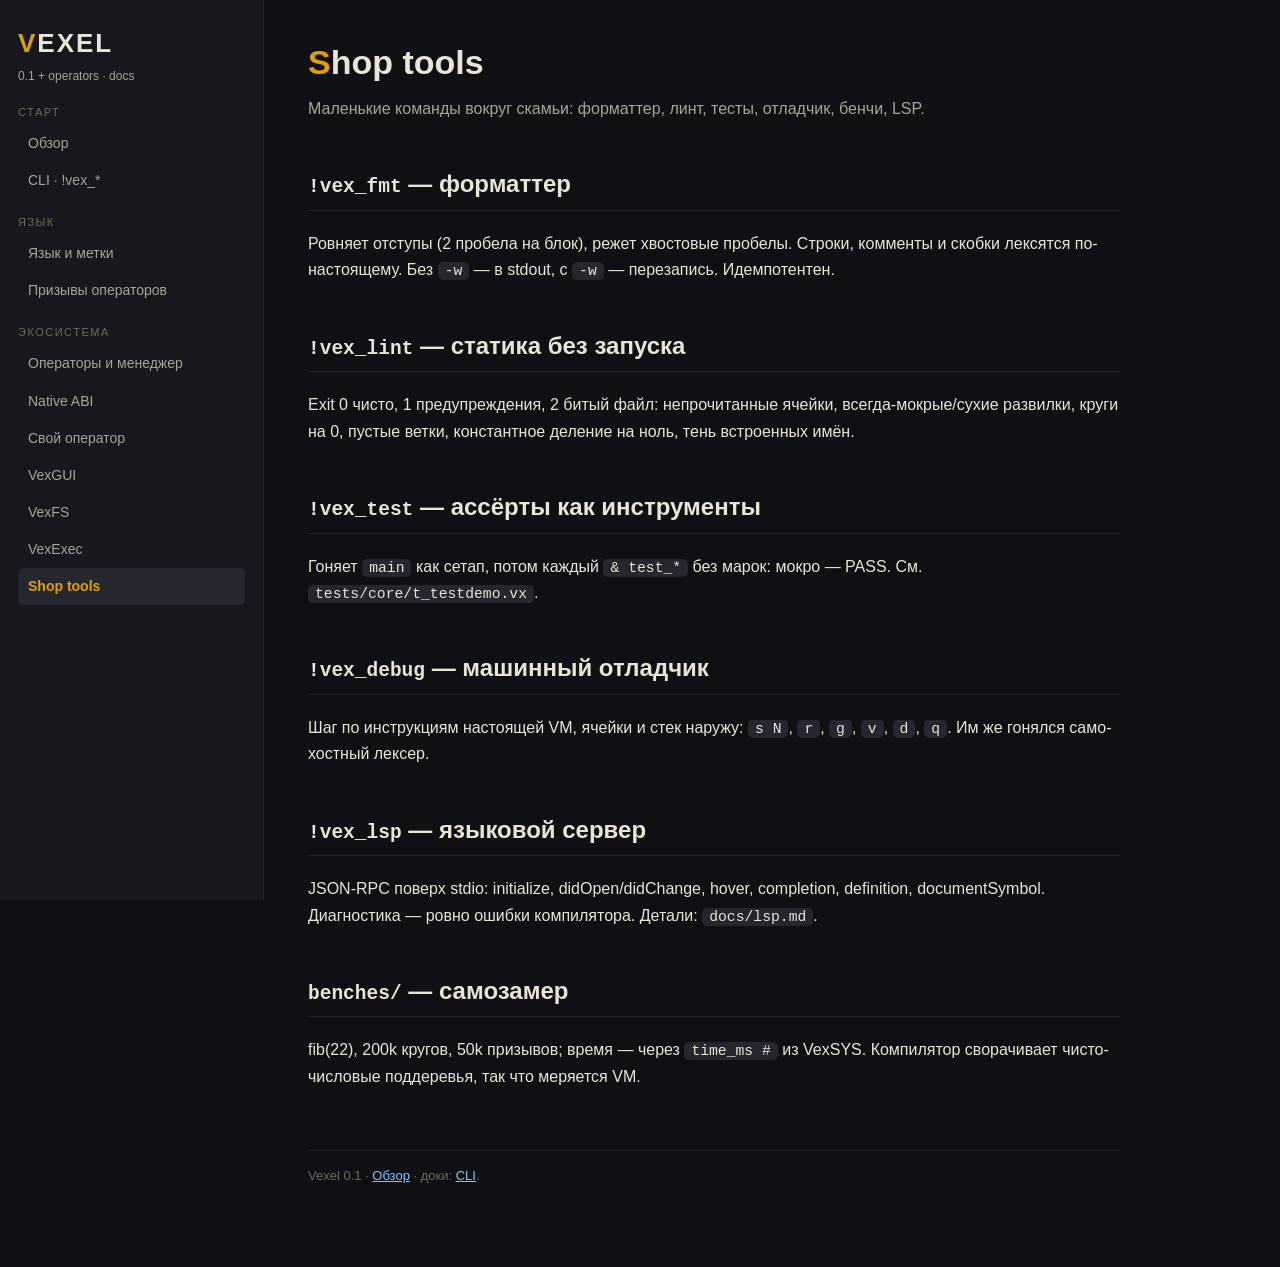
<file: docs/html/tools.html>
<!DOCTYPE html>
<html lang="ru">
<head>
<meta charset="utf-8">
<meta name="viewport" content="width=device-width, initial-scale=1">
<title>Vexel — shop tools</title>
<link rel="stylesheet" href="style.css">
</head>
<body>
<div class="layout">
<nav>
  <div class="logo"><span>V</span>EXEL</div>
  <div class="ver">0.1 + operators · docs</div>
  <div class="grp">Старт</div>
  <a href="index.html">Обзор</a>
  <a href="cli.html">CLI · !vex_*</a>
  <div class="grp">Язык</div>
  <a href="language.html">Язык и метки</a>
  <a href="operator_api.html">Призывы операторов</a>
  <div class="grp">Экосистема</div>
  <a href="operators.html">Операторы и менеджер</a>
  <a href="abi.html">Native ABI</a>
  <a href="creating-operator.html">Свой оператор</a>
  <a href="vexgui.html">VexGUI</a>
  <a href="vexfs.html">VexFS</a>
  <a href="vexec.html">VexExec</a>
  <a class="here" href="tools.html">Shop tools</a>
</nav>
<main>
<h1><span class="m">S</span>hop tools</h1>
<p class="sub">Маленькие команды вокруг скамьи: форматтер, линт, тесты, отладчик, бенчи, LSP.</p>

<h2><code>!vex_fmt</code> — форматтер</h2>
<p>Ровняет отступы (2 пробела на блок), режет хвостовые пробелы. Строки, комменты и скобки лексятся по-настоящему. Без <code>-w</code> — в stdout, с <code>-w</code> — перезапись. Идемпотентен.</p>

<h2><code>!vex_lint</code> — статика без запуска</h2>
<p>Exit 0 чисто, 1 предупреждения, 2 битый файл: непрочитанные ячейки, всегда-мокрые/сухие развилки, круги на 0, пустые ветки, константное деление на ноль, тень встроенных имён.</p>

<h2><code>!vex_test</code> — ассёрты как инструменты</h2>
<p>Гоняет <code>main</code> как сетап, потом каждый <code>&amp; test_*</code> без марок: мокро — PASS. См. <code>tests/core/t_testdemo.vx</code>.</p>

<h2><code>!vex_debug</code> — машинный отладчик</h2>
<p>Шаг по инструкциям настоящей VM, ячейки и стек наружу: <code>s N</code>, <code>r</code>, <code>g</code>, <code>v</code>, <code>d</code>, <code>q</code>. Им же гонялся само-хостный лексер.</p>

<h2><code>!vex_lsp</code> — языковой сервер</h2>
<p>JSON-RPC поверх stdio: initialize, didOpen/didChange, hover, completion, definition, documentSymbol. Диагностика — ровно ошибки компилятора. Детали: <code>docs/lsp.md</code>.</p>

<h2><code>benches/</code> — самозамер</h2>
<p>fib(22), 200k кругов, 50k призывов; время — через <code>time_ms #</code> из VexSYS. Компилятор сворачивает чисто-числовые поддеревья, так что меряется VM.</p>

<footer>Vexel 0.1 · <a href="index.html">Обзор</a> · доки: <a href="cli.html">CLI</a>.</footer>
</main>
</div>
</body>
</html>
</file>
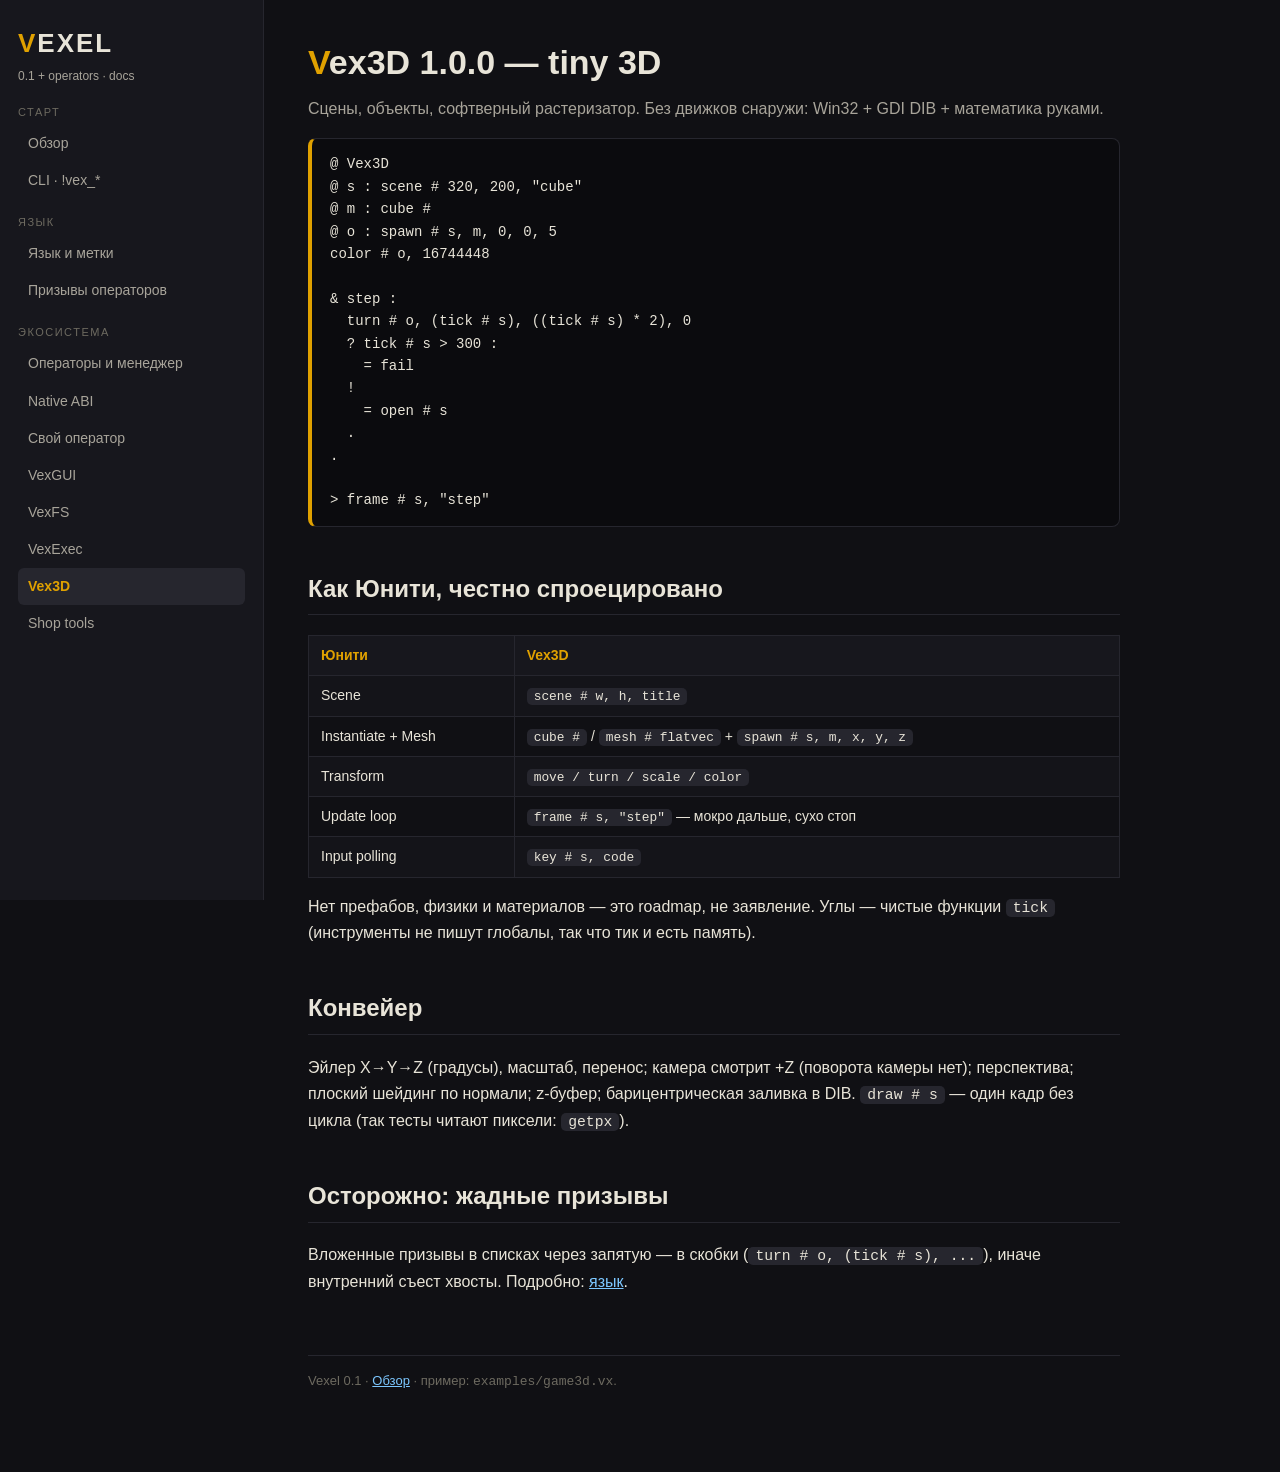
<file: docs/html/vex3d.html>
<!DOCTYPE html>
<html lang="ru">
<head>
<meta charset="utf-8">
<meta name="viewport" content="width=device-width, initial-scale=1">
<title>Vexel — Vex3D</title>
<link rel="stylesheet" href="style.css">
</head>
<body>
<div class="layout">
<nav>
  <div class="logo"><span>V</span>EXEL</div>
  <div class="ver">0.1 + operators · docs</div>
  <div class="grp">Старт</div>
  <a href="index.html">Обзор</a>
  <a href="cli.html">CLI · !vex_*</a>
  <div class="grp">Язык</div>
  <a href="language.html">Язык и метки</a>
  <a href="operator_api.html">Призывы операторов</a>
  <div class="grp">Экосистема</div>
  <a href="operators.html">Операторы и менеджер</a>
  <a href="abi.html">Native ABI</a>
  <a href="creating-operator.html">Свой оператор</a>
  <a href="vexgui.html">VexGUI</a>
  <a href="vexfs.html">VexFS</a>
  <a href="vexec.html">VexExec</a>
  <a class="here" href="vex3d.html">Vex3D</a>
  <a href="tools.html">Shop tools</a>
</nav>
<main>
<h1><span class="m">V</span>ex3D 1.0.0 — tiny 3D</h1>
<p class="sub">Сцены, объекты, софтверный растеризатор. Без движков снаружи: Win32 + GDI DIB + математика руками.</p>

<pre class="vx">@ Vex3D
@ s : scene # 320, 200, "cube"
@ m : cube #
@ o : spawn # s, m, 0, 0, 5
color # o, 16744448

& step :
  turn # o, (tick # s), ((tick # s) * 2), 0
  ? tick # s > 300 :
    = fail
  !
    = open # s
  .
.

> frame # s, "step"</pre>

<h2>Как Юнити, честно спроецировано</h2>
<table>
<tr><th>Юнити</th><th>Vex3D</th></tr>
<tr><td>Scene</td><td><code>scene # w, h, title</code></td></tr>
<tr><td>Instantiate + Mesh</td><td><code>cube #</code> / <code>mesh # flatvec</code> + <code>spawn # s, m, x, y, z</code></td></tr>
<tr><td>Transform</td><td><code>move / turn / scale / color</code></td></tr>
<tr><td>Update loop</td><td><code>frame # s, "step"</code> — мокро дальше, сухо стоп</td></tr>
<tr><td>Input polling</td><td><code>key # s, code</code></td></tr>
</table>
<p>Нет префабов, физики и материалов — это roadmap, не заявление. Углы — чистые функции <code>tick</code> (инструменты не пишут глобалы, так что тик и есть память).</p>

<h2>Конвейер</h2>
<p>Эйлер X→Y→Z (градусы), масштаб, перенос; камера смотрит +Z (поворота камеры нет); перспектива; плоский шейдинг по нормали; z-буфер; барицентрическая заливка в DIB. <code>draw # s</code> — один кадр без цикла (так тесты читают пиксели: <code>getpx</code>).</p>

<h2>Осторожно: жадные призывы</h2>
<p>Вложенные призывы в списках через запятую — в скобки (<code>turn # o, (tick # s), ...</code>), иначе внутренний съест хвосты. Подробно: <a href="language.html">язык</a>.</p>

<footer>Vexel 0.1 · <a href="index.html">Обзор</a> · пример: <code>examples/game3d.vx</code>.</footer>
</main>
</div>
</body>
</html>
</file>
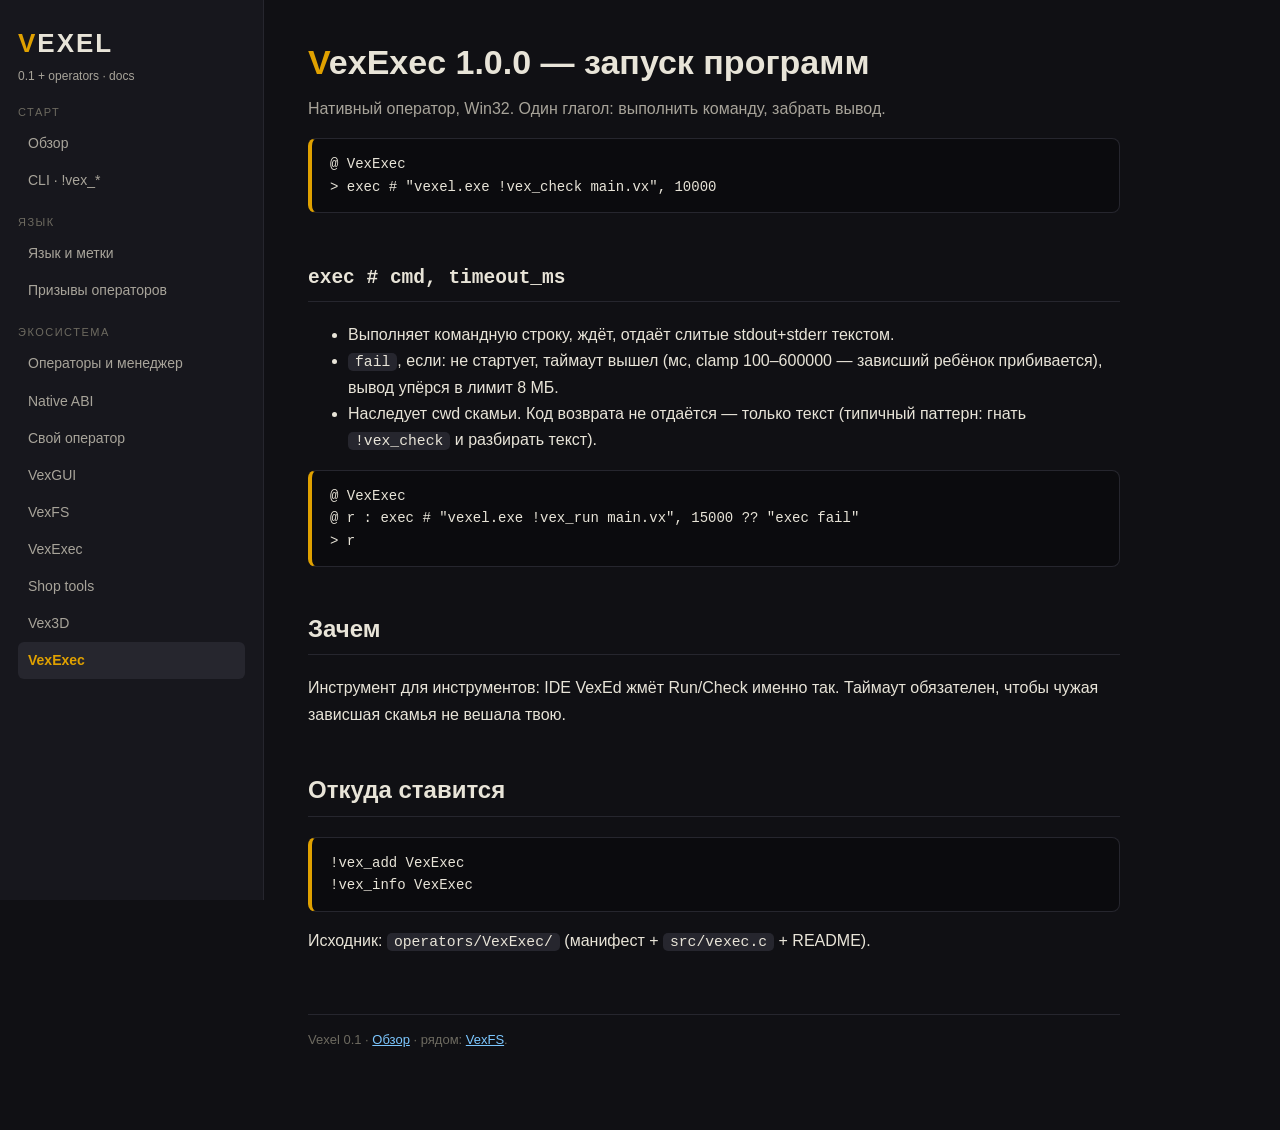
<file: docs/html/vexec.html>
<!DOCTYPE html>
<html lang="ru">
<head>
<meta charset="utf-8">
<meta name="viewport" content="width=device-width, initial-scale=1">
<title>Vexel — VexExec</title>
<link rel="stylesheet" href="style.css">
</head>
<body>
<div class="layout">
<nav>
  <div class="logo"><span>V</span>EXEL</div>
  <div class="ver">0.1 + operators · docs</div>
  <div class="grp">Старт</div>
  <a href="index.html">Обзор</a>
  <a href="cli.html">CLI · !vex_*</a>
  <div class="grp">Язык</div>
  <a href="language.html">Язык и метки</a>
  <a href="operator_api.html">Призывы операторов</a>
  <div class="grp">Экосистема</div>
  <a href="operators.html">Операторы и менеджер</a>
  <a href="abi.html">Native ABI</a>
  <a href="creating-operator.html">Свой оператор</a>
  <a href="vexgui.html">VexGUI</a>
  <a href="vexfs.html">VexFS</a>
  <a href="vexec.html">VexExec</a>
  <a href="tools.html">Shop tools</a>
  <a href="vex3d.html">Vex3D</a>
  <a class="here" href="vexec.html">VexExec</a>
</nav>
<main>
<h1><span class="m">V</span>exExec 1.0.0 — запуск программ</h1>
<p class="sub">Нативный оператор, Win32. Один глагол: выполнить команду, забрать вывод.</p>

<pre class="vx">@ VexExec
> exec # "vexel.exe !vex_check main.vx", 10000</pre>

<h2><code>exec # cmd, timeout_ms</code></h2>
<ul>
<li>Выполняет командную строку, ждёт, отдаёт слитые stdout+stderr текстом.</li>
<li><code>fail</code>, если: не стартует, таймаут вышел (мс, clamp 100–600000 — зависший ребёнок прибивается), вывод упёрся в лимит 8 МБ.</li>
<li>Наследует cwd скамьи. Код возврата не отдаётся — только текст (типичный паттерн: гнать <code>!vex_check</code> и разбирать текст).</li>
</ul>
<pre class="vx">@ VexExec
@ r : exec # "vexel.exe !vex_run main.vx", 15000 ?? "exec fail"
> r</pre>

<h2>Зачем</h2>
<p>Инструмент для инструментов: IDE VexEd жмёт Run/Check именно так. Таймаут обязателен, чтобы чужая зависшая скамья не вешала твою.</p>

<h2>Откуда ставится</h2>
<pre><code>!vex_add VexExec
!vex_info VexExec</code></pre>
<p>Исходник: <code>operators/VexExec/</code> (манифест + <code>src/vexec.c</code> + README).</p>

<footer>Vexel 0.1 · <a href="index.html">Обзор</a> · рядом: <a href="vexfs.html">VexFS</a>.</footer>
</main>
</div>
</body>
</html>
</file>
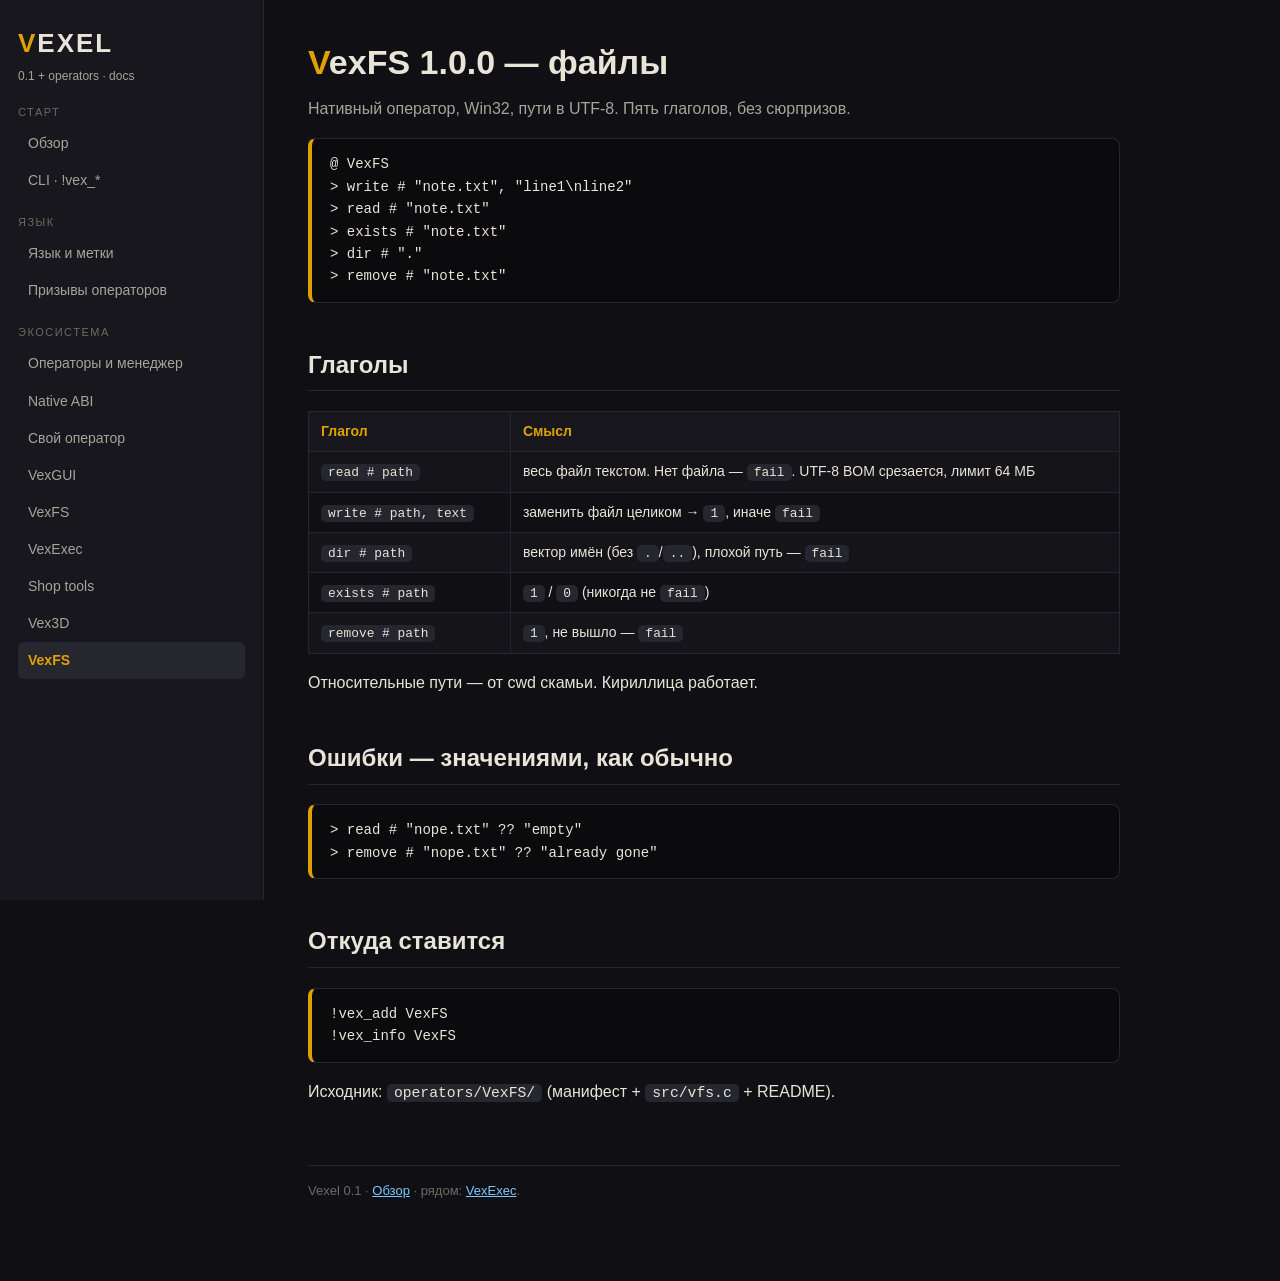
<file: docs/html/vexfs.html>
<!DOCTYPE html>
<html lang="ru">
<head>
<meta charset="utf-8">
<meta name="viewport" content="width=device-width, initial-scale=1">
<title>Vexel — VexFS</title>
<link rel="stylesheet" href="style.css">
</head>
<body>
<div class="layout">
<nav>
  <div class="logo"><span>V</span>EXEL</div>
  <div class="ver">0.1 + operators · docs</div>
  <div class="grp">Старт</div>
  <a href="index.html">Обзор</a>
  <a href="cli.html">CLI · !vex_*</a>
  <div class="grp">Язык</div>
  <a href="language.html">Язык и метки</a>
  <a href="operator_api.html">Призывы операторов</a>
  <div class="grp">Экосистема</div>
  <a href="operators.html">Операторы и менеджер</a>
  <a href="abi.html">Native ABI</a>
  <a href="creating-operator.html">Свой оператор</a>
  <a href="vexgui.html">VexGUI</a>
  <a href="vexfs.html">VexFS</a>
  <a href="vexec.html">VexExec</a>
  <a href="tools.html">Shop tools</a>
  <a href="vex3d.html">Vex3D</a>
  <a class="here" href="vexfs.html">VexFS</a>
</nav>
<main>
<h1><span class="m">V</span>exFS 1.0.0 — файлы</h1>
<p class="sub">Нативный оператор, Win32, пути в UTF-8. Пять глаголов, без сюрпризов.</p>

<pre class="vx">@ VexFS
> write # "note.txt", "line1\nline2"
> read # "note.txt"
> exists # "note.txt"
> dir # "."
> remove # "note.txt"</pre>

<h2>Глаголы</h2>
<table>
<tr><th>Глагол</th><th>Смысл</th></tr>
<tr><td><code>read # path</code></td><td>весь файл текстом. Нет файла — <code>fail</code>. UTF-8 BOM срезается, лимит 64 МБ</td></tr>
<tr><td><code>write # path, text</code></td><td>заменить файл целиком → <code>1</code>, иначе <code>fail</code></td></tr>
<tr><td><code>dir # path</code></td><td>вектор имён (без <code>.</code>/<code>..</code>), плохой путь — <code>fail</code></td></tr>
<tr><td><code>exists # path</code></td><td><code>1</code> / <code>0</code> (никогда не <code>fail</code>)</td></tr>
<tr><td><code>remove # path</code></td><td><code>1</code>, не вышло — <code>fail</code></td></tr>
</table>
<p>Относительные пути — от cwd скамьи. Кириллица работает.</p>

<h2>Ошибки — значениями, как обычно</h2>
<pre class="vx">> read # "nope.txt" ?? "empty"
> remove # "nope.txt" ?? "already gone"</pre>

<h2>Откуда ставится</h2>
<pre><code>!vex_add VexFS
!vex_info VexFS</code></pre>
<p>Исходник: <code>operators/VexFS/</code> (манифест + <code>src/vfs.c</code> + README).</p>

<footer>Vexel 0.1 · <a href="index.html">Обзор</a> · рядом: <a href="vexec.html">VexExec</a>.</footer>
</main>
</div>
</body>
</html>
</file>
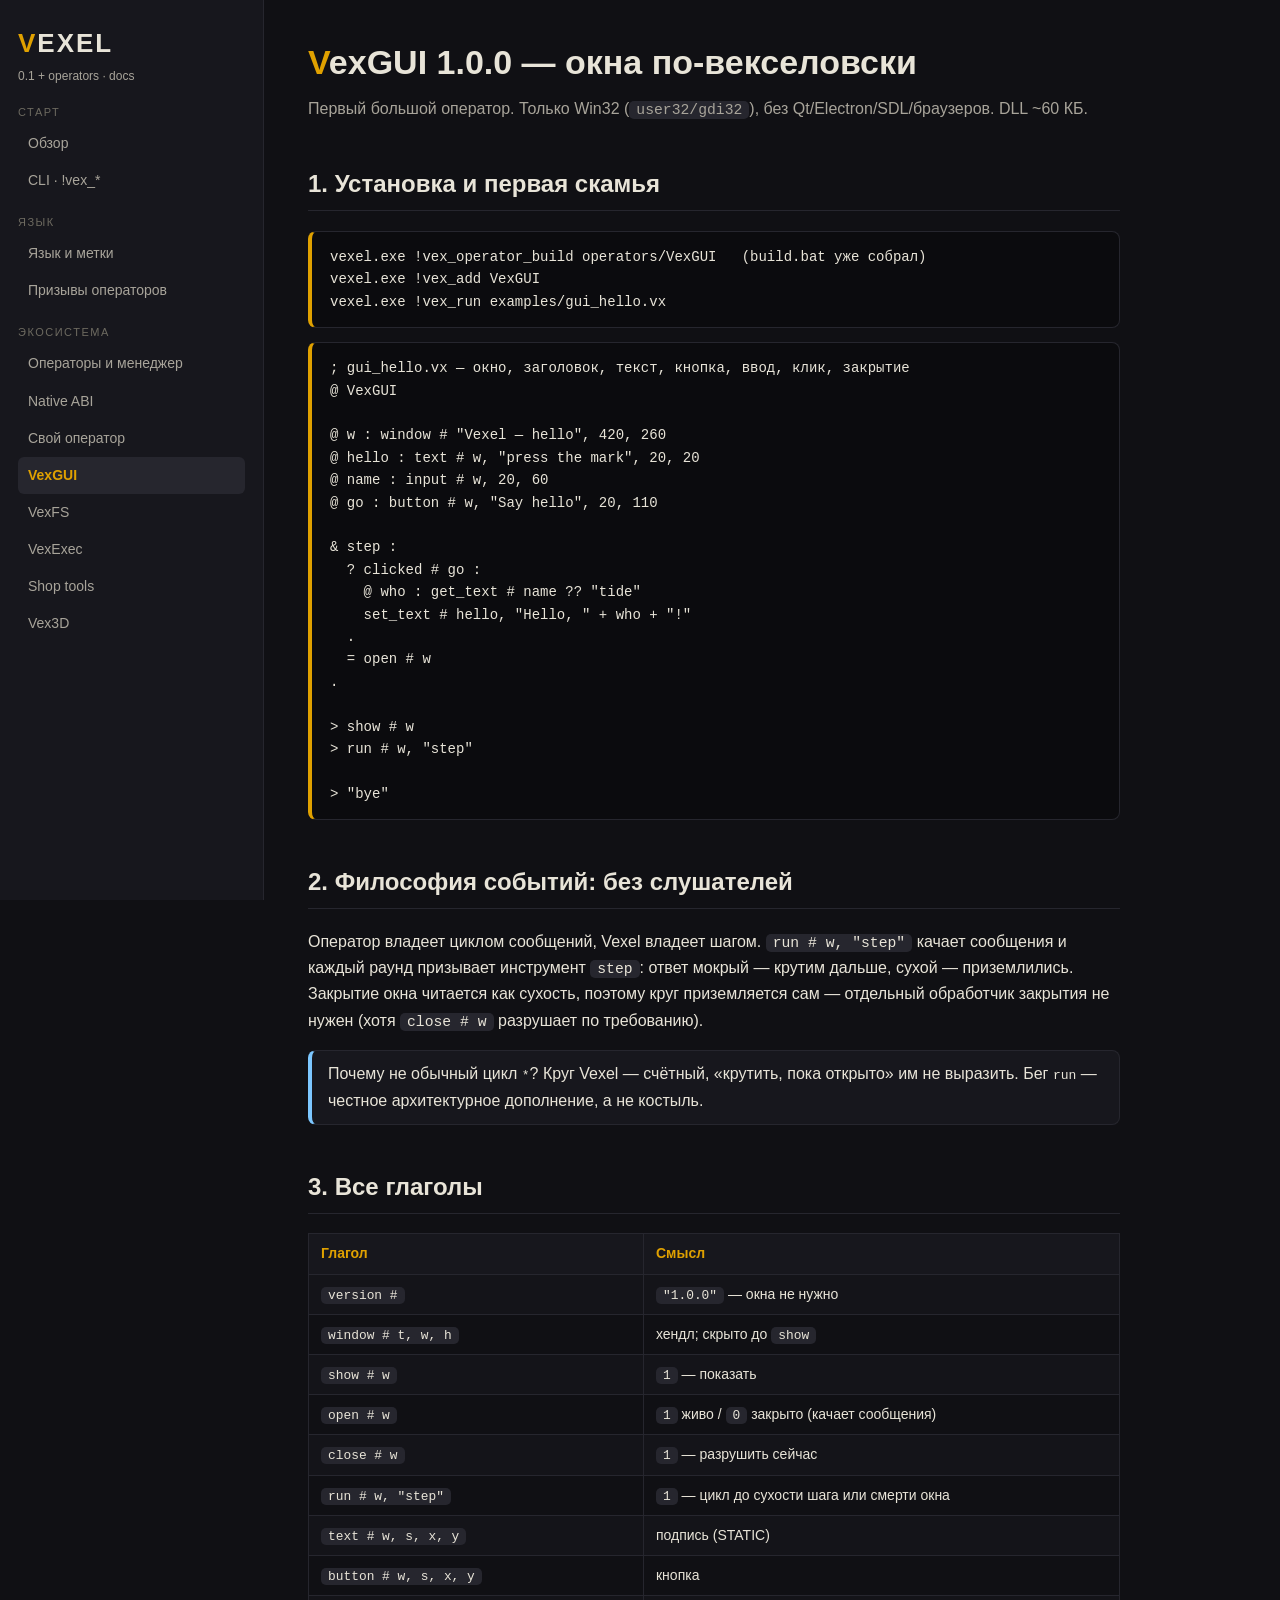
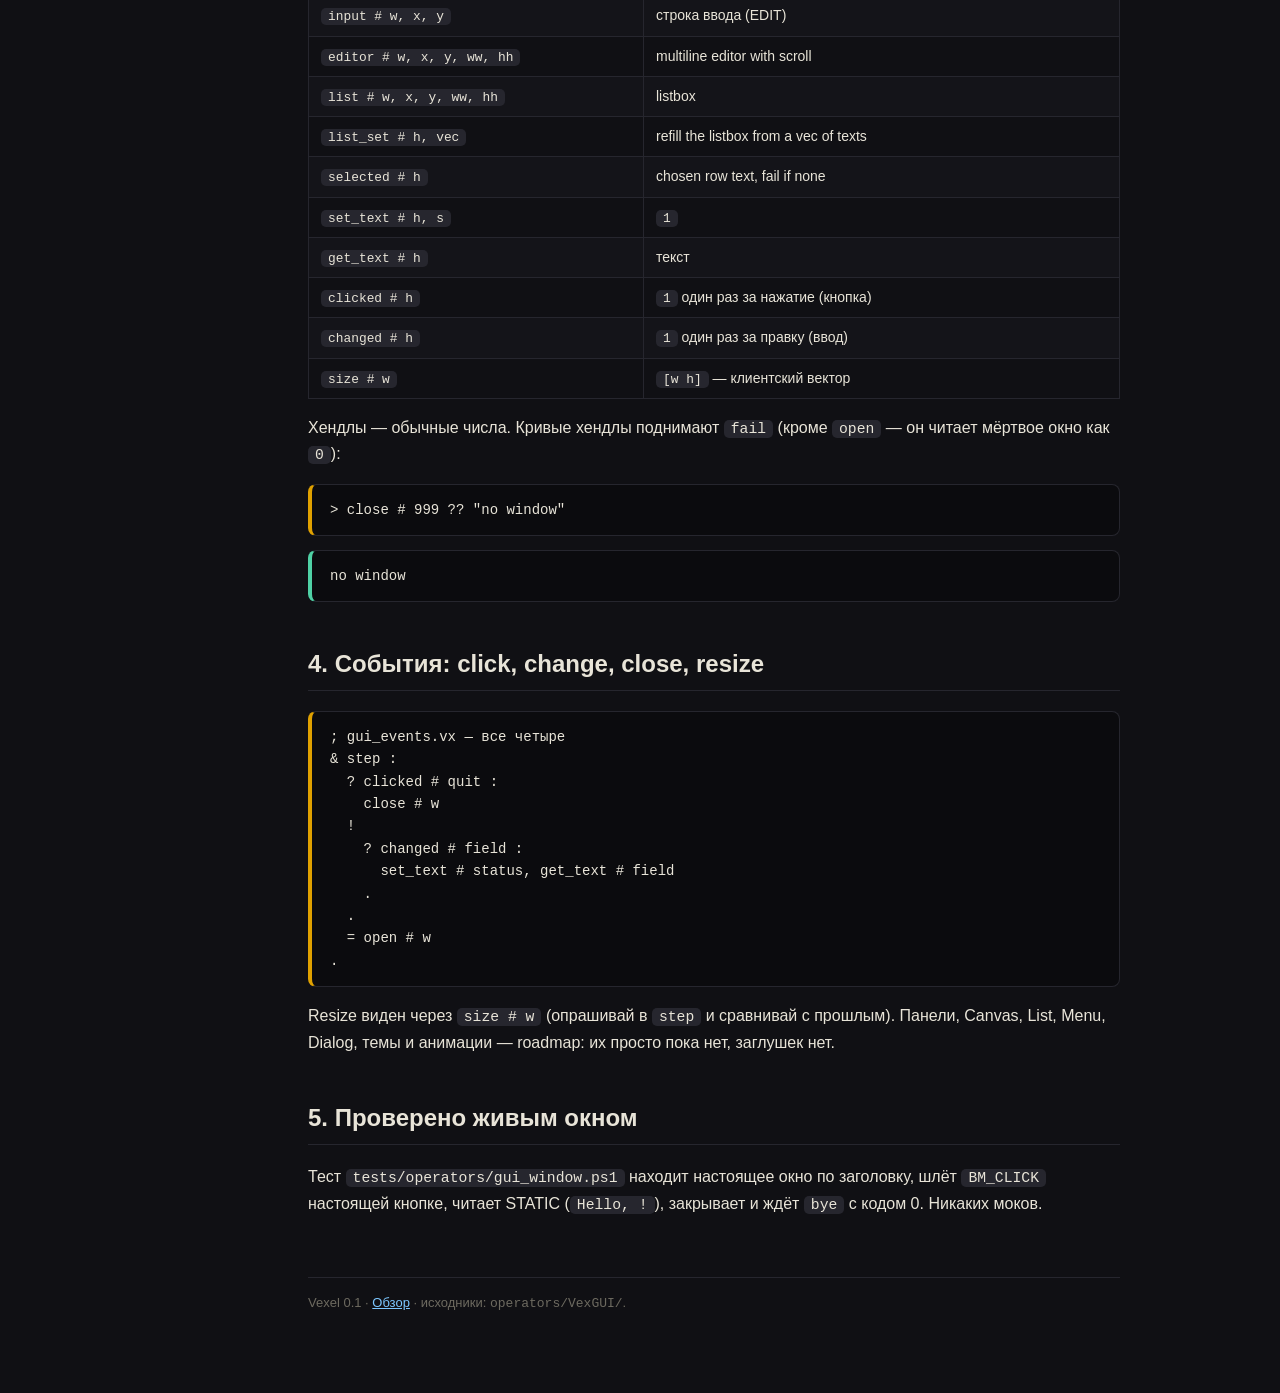
<file: docs/html/vexgui.html>
<!DOCTYPE html>
<html lang="ru">
<head>
<meta charset="utf-8">
<meta name="viewport" content="width=device-width, initial-scale=1">
<title>Vexel — VexGUI</title>
<link rel="stylesheet" href="style.css">
</head>
<body>
<div class="layout">
<nav>
  <div class="logo"><span>V</span>EXEL</div>
  <div class="ver">0.1 + operators · docs</div>
  <div class="grp">Старт</div>
  <a href="index.html">Обзор</a>
  <a href="cli.html">CLI · !vex_*</a>
  <div class="grp">Язык</div>
  <a href="language.html">Язык и метки</a>
  <a href="operator_api.html">Призывы операторов</a>
  <div class="grp">Экосистема</div>
  <a href="operators.html">Операторы и менеджер</a>
  <a href="abi.html">Native ABI</a>
  <a href="creating-operator.html">Свой оператор</a>
  <a class="here" href="vexgui.html">VexGUI</a>
  <a href="vexfs.html">VexFS</a>
  <a href="vexec.html">VexExec</a>
  <a href="tools.html">Shop tools</a>
  <a href="vex3d.html">Vex3D</a>
</nav>
<main>
<h1><span class="m">V</span>exGUI 1.0.0 — окна по-векселовски</h1>
<p class="sub">Первый большой оператор. Только Win32 (<code>user32/gdi32</code>), без Qt/Electron/SDL/браузеров. DLL ~60 КБ.</p>

<h2>1. Установка и первая скамья</h2>
<pre><code>vexel.exe !vex_operator_build operators/VexGUI   (build.bat уже собрал)
vexel.exe !vex_add VexGUI
vexel.exe !vex_run examples/gui_hello.vx</code></pre>
<pre class="vx">; gui_hello.vx — окно, заголовок, текст, кнопка, ввод, клик, закрытие
@ VexGUI

@ w : window # "Vexel — hello", 420, 260
@ hello : text # w, "press the mark", 20, 20
@ name : input # w, 20, 60
@ go : button # w, "Say hello", 20, 110

& step :
  ? clicked # go :
    @ who : get_text # name ?? "tide"
    set_text # hello, "Hello, " + who + "!"
  .
  = open # w
.

> show # w
> run # w, "step"

> "bye"</pre>

<h2>2. Философия событий: без слушателей</h2>
<p>Оператор владеет циклом сообщений, Vexel владеет шагом. <code>run # w, "step"</code> качает сообщения и каждый раунд призывает инструмент <code>step</code>: ответ мокрый — крутим дальше, сухой — приземлились. Закрытие окна читается как сухость, поэтому круг приземляется сам — отдельный обработчик закрытия не нужен (хотя <code>close # w</code> разрушает по требованию).</p>
<div class="note">Почему не обычный цикл <code>*</code>? Круг Vexel — счётный, «крутить, пока открыто» им не выразить. Бег <code>run</code> — честное архитектурное дополнение, а не костыль.</div>

<h2>3. Все глаголы</h2>
<table>
<tr><th>Глагол</th><th>Смысл</th></tr>
<tr><td><code>version #</code></td><td><code>"1.0.0"</code> — окна не нужно</td></tr>
<tr><td><code>window # t, w, h</code></td><td>хендл; скрыто до <code>show</code></td></tr>
<tr><td><code>show # w</code></td><td><code>1</code> — показать</td></tr>
<tr><td><code>open # w</code></td><td><code>1</code> живо / <code>0</code> закрыто (качает сообщения)</td></tr>
<tr><td><code>close # w</code></td><td><code>1</code> — разрушить сейчас</td></tr>
<tr><td><code>run # w, "step"</code></td><td><code>1</code> — цикл до сухости шага или смерти окна</td></tr>
<tr><td><code>text # w, s, x, y</code></td><td>подпись (STATIC)</td></tr>
<tr><td><code>button # w, s, x, y</code></td><td>кнопка</td></tr>
<tr><td><code>input # w, x, y</code></td><td>строка ввода (EDIT)</td></tr>
<tr><td><code>editor # w, x, y, ww, hh</code></td><td>multiline editor with scroll</td></tr>
<tr><td><code>list # w, x, y, ww, hh</code></td><td>listbox</td></tr>
<tr><td><code>list_set # h, vec</code></td><td>refill the listbox from a vec of texts</td></tr>
<tr><td><code>selected # h</code></td><td>chosen row text, fail if none</td></tr>
<tr><td><code>set_text # h, s</code></td><td><code>1</code></td></tr>
<tr><td><code>get_text # h</code></td><td>текст</td></tr>
<tr><td><code>clicked # h</code></td><td><code>1</code> один раз за нажатие (кнопка)</td></tr>
<tr><td><code>changed # h</code></td><td><code>1</code> один раз за правку (ввод)</td></tr>
<tr><td><code>size # w</code></td><td><code>[w h]</code> — клиентский вектор</td></tr>
</table>
<p>Хендлы — обычные числа. Кривые хендлы поднимают <code>fail</code> (кроме <code>open</code> — он читает мёртвое окно как <code>0</code>):</p>
<pre class="vx">> close # 999 ?? "no window"</pre>
<pre class="out"><code>no window</code></pre>

<h2>4. События: click, change, close, resize</h2>
<pre class="vx">; gui_events.vx — все четыре
& step :
  ? clicked # quit :
    close # w
  !
    ? changed # field :
      set_text # status, get_text # field
    .
  .
  = open # w
.</pre>
<p>Resize виден через <code>size # w</code> (опрашивай в <code>step</code> и сравнивай с прошлым). Панели, Canvas, List, Menu, Dialog, темы и анимации — roadmap: их просто пока нет, заглушек нет.</p>

<h2>5. Проверено живым окном</h2>
<p>Тест <code>tests/operators/gui_window.ps1</code> находит настоящее окно по заголовку, шлёт <code>BM_CLICK</code> настоящей кнопке, читает STATIC (<code>Hello, !</code>), закрывает и ждёт <code>bye</code> с кодом 0. Никаких моков.</p>

<footer>Vexel 0.1 · <a href="index.html">Обзор</a> · исходники: <code>operators/VexGUI/</code>.</footer>
</main>
</div>
</body>
</html>
</file>
<file: docs/html/style.css>
/* Vexel docs — marks bench theme. No frameworks, no fonts from net. */
:root {
  --bg: #101014;
  --panel: #17171d;
  --line: #26262e;
  --ink: #e8e4d8;
  --dim: #a8a49a;
  --mark: #e0a100;
  --wet: #4fd1a5;
  --dry: #e05c5c;
  --link: #7cc7ff;
  --code-bg: #0b0b0e;
}
* { box-sizing: border-box; }
body {
  margin: 0;
  background: var(--bg);
  color: var(--ink);
  font-family: "Segoe UI", Verdana, sans-serif;
  line-height: 1.65;
}
.layout { display: flex; min-height: 100vh; }
nav {
  width: 264px; flex-shrink: 0;
  background: var(--panel);
  border-right: 1px solid var(--line);
  padding: 22px 18px;
  position: sticky; top: 0; height: 100vh; overflow-y: auto;
}
nav .logo { font-size: 26px; font-weight: 800; letter-spacing: 2px; }
nav .logo span { color: var(--mark); }
nav .ver { color: var(--dim); font-size: 12px; margin: 2px 0 16px; }
nav a {
  display: block; color: var(--dim); text-decoration: none;
  padding: 7px 10px; border-radius: 6px; font-size: 14px;
}
nav a:hover { background: var(--line); color: var(--ink); }
nav a.here { background: var(--line); color: var(--mark); font-weight: 700; }
nav .grp { margin: 14px 0 4px; font-size: 11px; text-transform: uppercase;
  letter-spacing: 1.5px; color: #6d6a60; }
main { flex: 1; max-width: 900px; padding: 34px 44px 80px; }
h1 { font-size: 34px; margin: 0 0 6px; }
h1 .m { color: var(--mark); }
h2 { margin-top: 42px; border-bottom: 1px solid var(--line); padding-bottom: 6px; }
h3 { margin-top: 28px; color: var(--mark); }
.sub { color: var(--dim); margin-top: 0; }
p code, li code, td code {
  background: var(--line); padding: 1px 7px; border-radius: 5px;
  font-family: Consolas, "Courier New", monospace; font-size: 0.92em;
}
pre {
  background: var(--code-bg); border: 1px solid var(--line);
  border-left: 4px solid var(--mark);
  border-radius: 8px; padding: 14px 18px; overflow-x: auto;
}
pre code, pre.vx {
  font-family: Consolas, "Courier New", monospace;
  font-size: 14px; line-height: 1.6; color: var(--ink);
}
pre.out { border-left-color: var(--wet); }
pre.err { border-left-color: var(--dry); }
table { border-collapse: collapse; width: 100%; margin: 14px 0; font-size: 14px; }
th, td { border: 1px solid var(--line); padding: 8px 12px; text-align: left;
  vertical-align: top; }
th { background: var(--panel); color: var(--mark); }
tr:nth-child(even) td { background: #141419; }
.note {
  border: 1px solid var(--line); border-left: 4px solid var(--link);
  background: var(--panel); border-radius: 8px; padding: 10px 16px;
  margin: 16px 0;
}
.warn {
  border: 1px solid var(--line); border-left: 4px solid var(--dry);
  background: var(--panel); border-radius: 8px; padding: 10px 16px;
  margin: 16px 0;
}
.rune {
  display: inline-block; min-width: 30px; text-align: center;
  background: var(--mark); color: #101014; font-weight: 800;
  border-radius: 6px; padding: 0 6px; margin-right: 4px;
  font-family: Consolas, monospace;
}
footer { margin-top: 60px; color: #6d6a60; font-size: 13px;
  border-top: 1px solid var(--line); padding-top: 14px; }
a { color: var(--link); }
ul.tight li { margin-bottom: 2px; }
@media (max-width: 800px) {
  .layout { flex-direction: column; }
  nav { width: auto; height: auto; position: static; }
  main { padding: 20px; }
}
</file>
